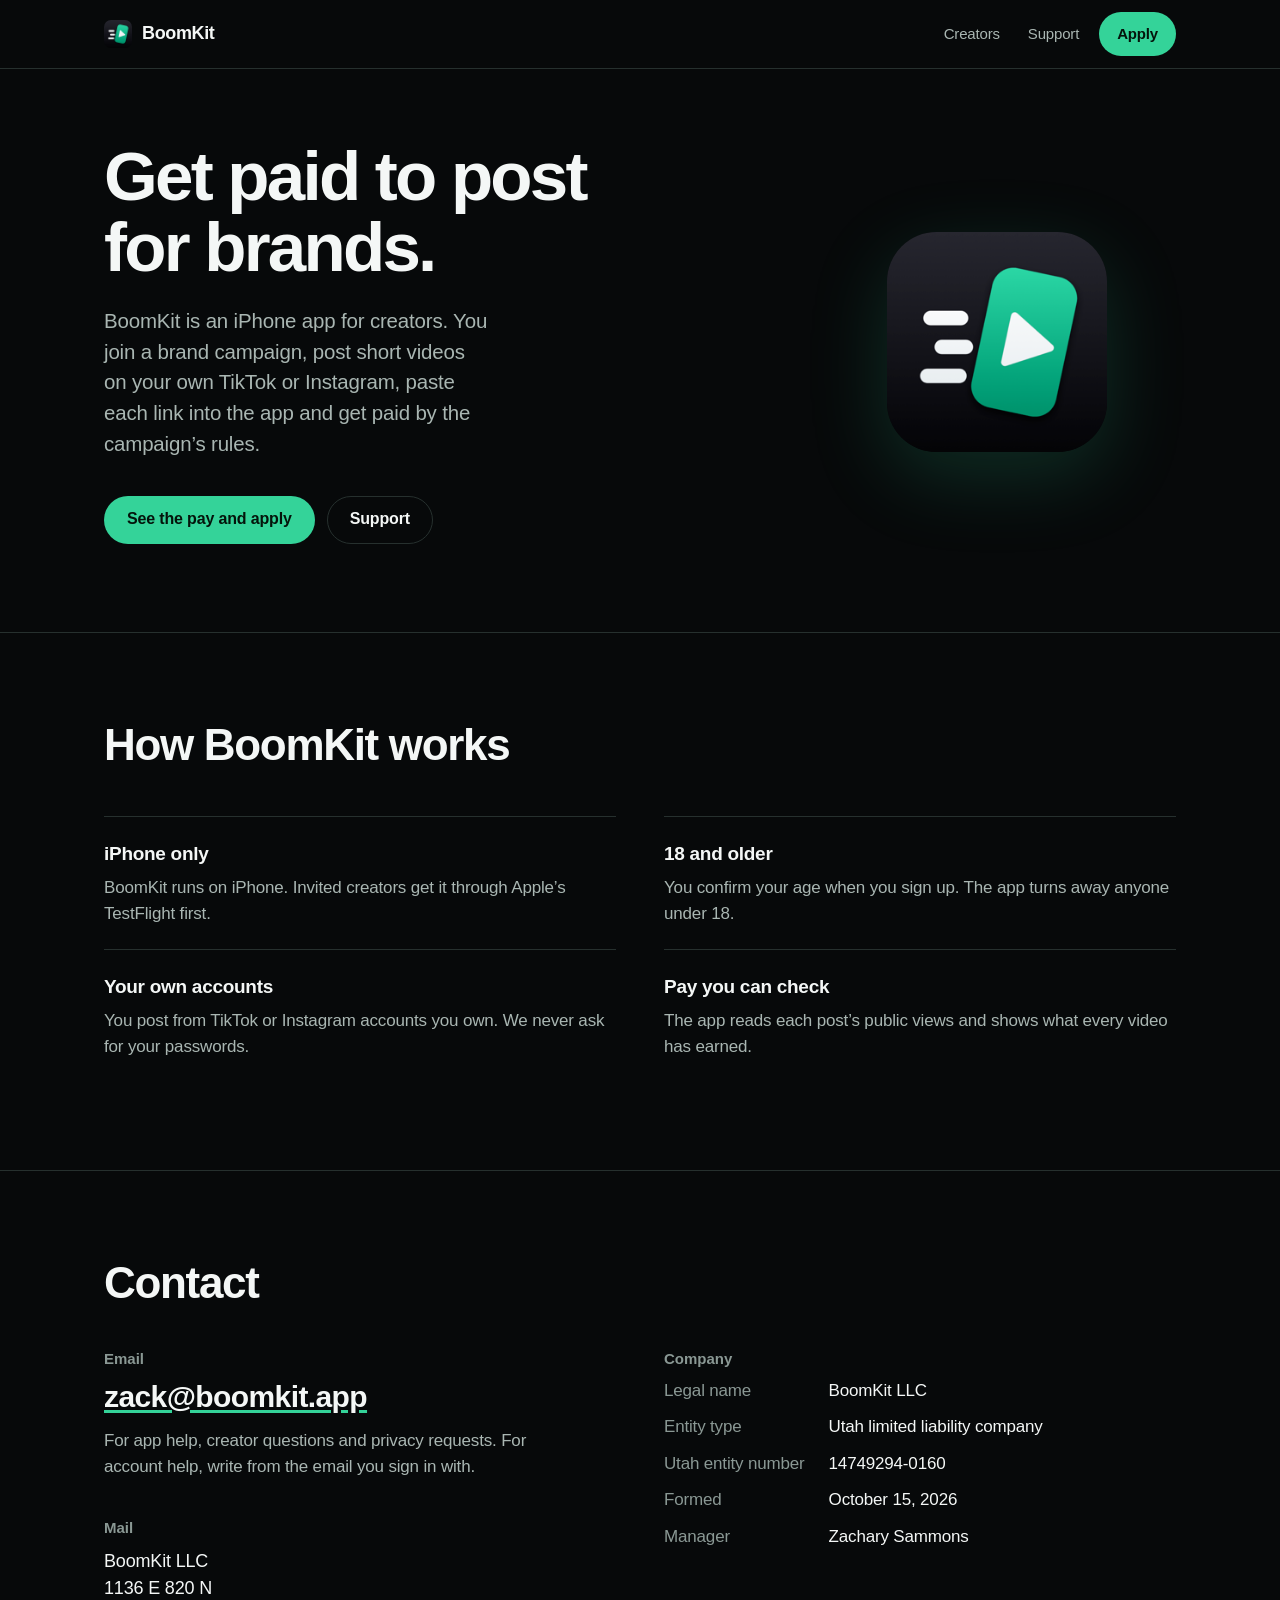
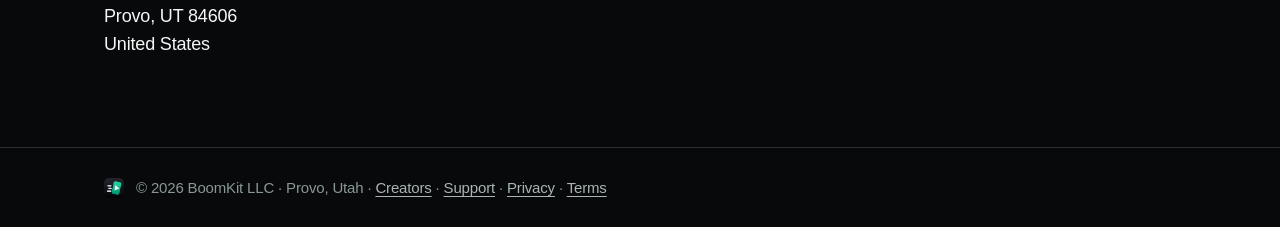
<file: index.html>
<!doctype html>
<html lang="en">
<head>
  <meta charset="utf-8">
  <meta name="viewport" content="width=device-width, initial-scale=1, viewport-fit=cover">
  <title>BoomKit: get paid to post for brands</title>
  <meta name="description" content="BoomKit is an iPhone app that pays creators 18 and older to post short videos for brand campaigns on TikTok and Instagram. From BoomKit LLC, Provo, Utah.">
  <meta name="theme-color" content="#07090a">
  <meta name="color-scheme" content="dark">
  <link rel="canonical" href="https://zack1sammons-rgb.github.io/boomkit-site/">
  <link rel="icon" href="assets/boomkit-icon.png" type="image/png">
  <link rel="apple-touch-icon" href="apple-touch-icon.png">
  <link rel="stylesheet" href="assets/site.css">
  <script src="assets/contact.js" defer></script>
  <meta property="og:type" content="website">
  <meta property="og:site_name" content="BoomKit">
  <meta property="og:title" content="BoomKit">
  <meta property="og:description" content="The iPhone app that pays creators to post short videos for brand campaigns.">
</head>
<body>
  <a class="skip" href="#main">Skip to content</a>

  <header class="site-header">
    <div class="wrap">
      <a class="brand" href="./" translate="no">
        <img src="assets/boomkit-icon.png" width="28" height="28" alt="">
        <span>BoomKit</span>
      </a>
      <nav aria-label="Main">
        <ul class="nav">
          <li class="nav-extra"><a href="creators/">Creators</a></li>
          <li class="nav-extra"><a href="support/">Support</a></li>
          <li><a class="nav-cta" href="creators/#apply">Apply</a></li>
        </ul>
      </nav>
    </div>
  </header>

  <main id="main">
    <section class="hero" aria-labelledby="hero-title">
      <div class="wrap">
        <div>
          <h1 id="hero-title">Get paid to post for brands.</h1>
          <p class="lede"><span translate="no">BoomKit</span> is an iPhone app for creators. You join a brand campaign, post short videos on your own TikTok or Instagram, paste each link into the app and get paid by the campaign’s rules.</p>
          <div class="actions">
            <a class="btn btn-primary" href="creators/">See the pay and apply</a>
            <a class="btn btn-quiet" href="support/">Support</a>
          </div>
        </div>
        <div class="hero-art">
          <img class="hero-icon" src="assets/boomkit-icon.png" width="256" height="256" alt="BoomKit app icon" fetchpriority="high" decoding="async">
        </div>
      </div>
    </section>

    <section class="section" id="about" aria-labelledby="about-title">
      <div class="wrap">
        <h2 id="about-title">How <span translate="no">BoomKit</span> works</h2>
        <ul class="services">
          <li>
            <h3>iPhone only</h3>
            <p><span translate="no">BoomKit</span> runs on iPhone. Invited creators get it through Apple’s TestFlight first.</p>
          </li>
          <li>
            <h3>18 and older</h3>
            <p>You confirm your age when you sign up. The app turns away anyone under 18.</p>
          </li>
          <li>
            <h3>Your own accounts</h3>
            <p>You post from TikTok or Instagram accounts you own. We never ask for your passwords.</p>
          </li>
          <li>
            <h3>Pay you can check</h3>
            <p>The app reads each post’s public views and shows what every video has earned.</p>
          </li>
        </ul>
      </div>
    </section>

    <section class="section" id="contact" aria-labelledby="contact-title">
      <div class="wrap">
        <h2 id="contact-title">Contact</h2>
        <div class="contact-grid">
          <div>
            <h3>Email</h3>
            <p class="contact-big"><a data-email data-subject="BoomKit" href="support/">our support page</a></p>
            <p class="contact-note">For app help, creator questions and privacy requests. For account help, write from the email you sign in with.</p>

            <h3 class="contact-gap">Mail</h3>
            <address class="contact-address">
              BoomKit LLC<br>
              1136 E 820 N<br>Provo, UT 84606<br>United States
            </address>
          </div>
          <div>
            <h3>Company</h3>
            <dl class="facts">
              <dt>Legal name</dt>
              <dd translate="no">BoomKit LLC</dd>
              <dt>Entity type</dt>
              <dd>Utah limited liability company</dd>
              <dt>Utah entity number</dt>
              <dd>14749294-0160</dd>
              <dt>Formed</dt>
              <dd>October 15, 2026</dd>
              <dt>Manager</dt>
              <dd>Zachary Sammons</dd>
            </dl>
          </div>
        </div>
      </div>
    </section>
  </main>

  <footer class="site-footer">
    <div class="wrap">
      <img src="assets/boomkit-icon.png" width="20" height="20" alt="">
      <p><span class="nowrap">© 2026 <span translate="no">BoomKit LLC</span></span> <span class="nowrap">· Provo, Utah</span> <span class="nowrap">· <a href="creators/">Creators</a> · <a href="support/">Support</a> · <a href="privacy/">Privacy</a> · <a href="terms/">Terms</a></span></p>
    </div>
  </footer>
</body>
</html>
</file>
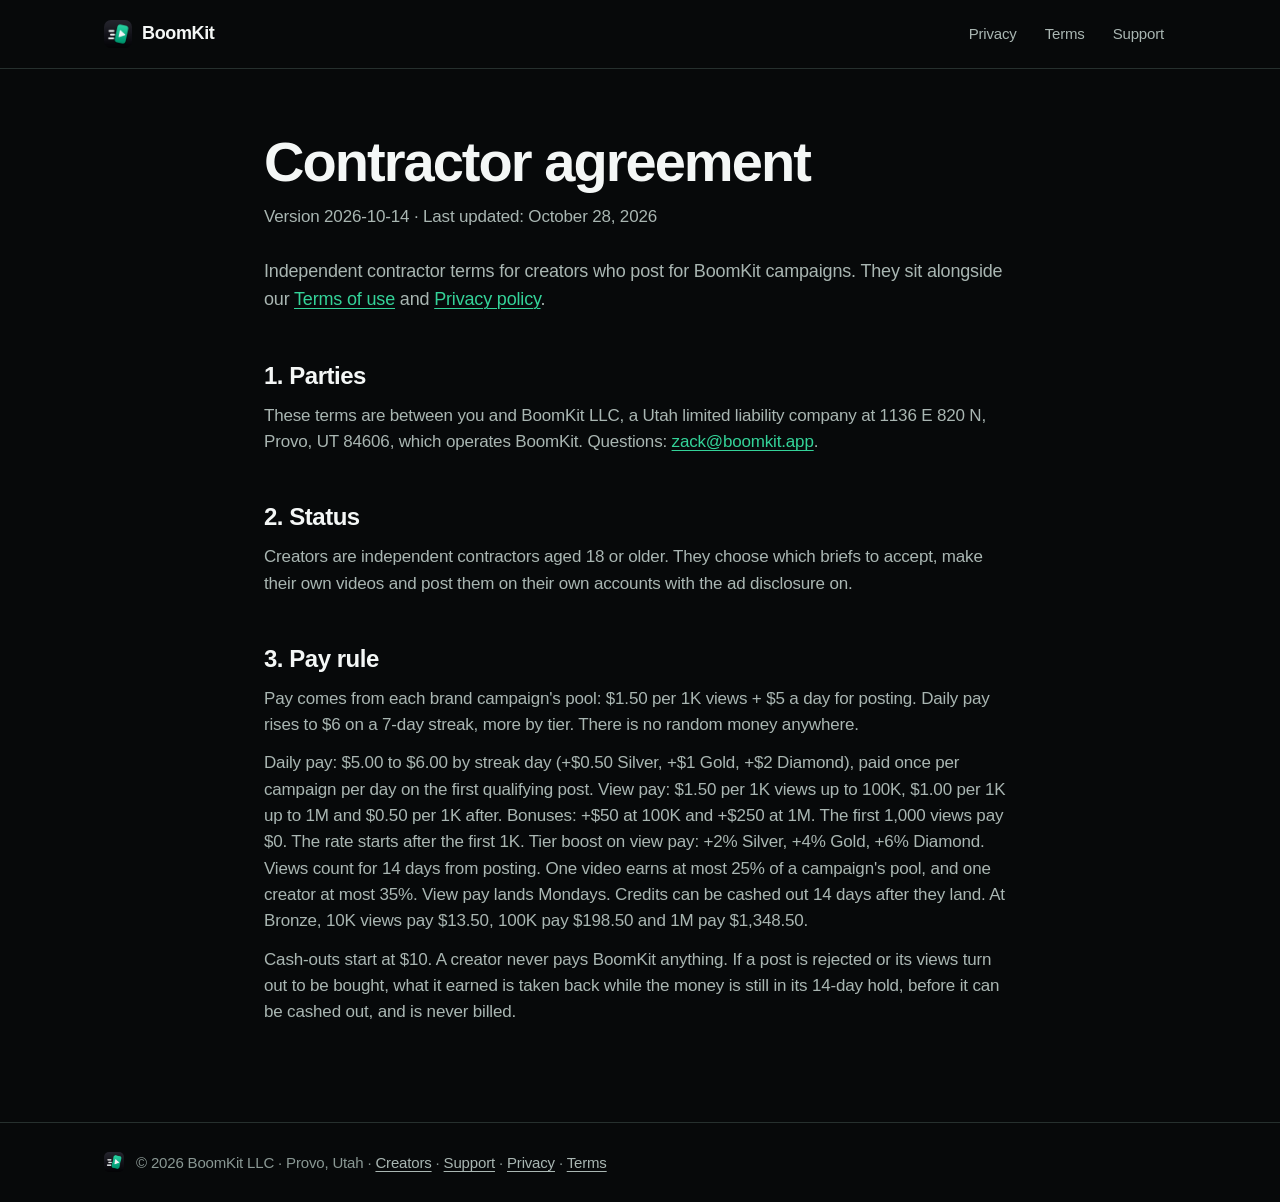
<file: contractor-agreement/index.html>
<!doctype html>
<!--
  LAWYER REVIEW: a lawyer should review this agreement before the first real payout (Canvas/STATUS.md Next).
  Published 2026-10-28 (Zack: "All picks") from the server's own page, Canvas/app/backend/server/topaz/content/legal.py
  contractor_page(), without its "working draft" banner. The app's Help, terms step, Pay notice and cash-out sheet open
  this page, and the server's /legal/contractor-agreement redirects here, so it stays up when the mini is down.
  Points to settle:
  - The contract text itself: the server's `terms_markdown` setting (the text creators accept, version 2026-10-14) is
    still "Placeholder until Zack's lawyer supplies the text.", so it is left off this page.
  - The app's terms step says creators "sign the full contractor agreement and a W-9 before your first payout"; no
    signing flow exists yet.
  Sync: the Pay rule, Parties and Status paragraphs must match contractor_page() word for word. test_integration
  (LegalPages) fails when they drift; after a pay setting change, copy the new paragraphs here and publish.
-->
<html lang="en">
<head>
  <meta charset="utf-8">
  <meta name="viewport" content="width=device-width, initial-scale=1, viewport-fit=cover">
  <title>Contractor agreement: BoomKit</title>
  <meta name="description" content="The independent contractor terms between BoomKit LLC and the creators who post for BoomKit campaigns.">
  <meta name="theme-color" content="#07090a">
  <meta name="color-scheme" content="dark">
  <link rel="canonical" href="https://zack1sammons-rgb.github.io/boomkit-site/contractor-agreement/">
  <link rel="icon" href="../assets/boomkit-icon.png" type="image/png">
  <link rel="apple-touch-icon" href="../apple-touch-icon.png">
  <link rel="stylesheet" href="../assets/site.css">
  <script src="../assets/contact.js" defer></script>
</head>
<body>
  <a class="skip" href="#main">Skip to content</a>

  <header class="site-header">
    <div class="wrap">
      <a class="brand" href="../" translate="no">
        <img src="../assets/boomkit-icon.png" width="28" height="28" alt="">
        <span>BoomKit</span>
      </a>
      <nav aria-label="Main">
        <ul class="nav">
          <li class="nav-extra"><a href="../privacy/">Privacy</a></li>
          <li class="nav-extra"><a href="../terms/">Terms</a></li>
          <li><a href="../support/">Support</a></li>
        </ul>
      </nav>
    </div>
  </header>

  <main id="main" class="legal">
    <div class="wrap">
      <h1>Contractor agreement</h1>
      <p class="effective">Version 2026-10-14 · Last updated: October 28, 2026</p>
      <p class="summary">Independent contractor terms for creators who post for BoomKit campaigns. They sit alongside our <a href="../terms/">Terms of use</a> and <a href="../privacy/">Privacy policy</a>.</p>

      <section id="parties" aria-labelledby="parties-title">
        <h2 id="parties-title">1. Parties</h2>
        <p>These terms are between you and <span translate="no">BoomKit LLC</span>, a Utah limited liability company at 1136 E 820 N, Provo, UT 84606, which operates <span translate="no">BoomKit</span>. Questions: <a data-email href="mailto:zack@boomkit.app">zack@boomkit.app</a>.</p>
      </section>

      <section id="status" aria-labelledby="status-title">
        <h2 id="status-title">2. Status</h2>
        <p>Creators are independent contractors aged 18 or older. They choose which briefs to accept, make their own videos and post them on their own accounts with the ad disclosure on.</p>
      </section>

      <section id="pay" aria-labelledby="pay-title">
        <h2 id="pay-title">3. Pay rule</h2>
        <p>Pay comes from each brand campaign's pool: $1.50 per 1K views + $5 a day for posting. Daily pay rises to $6 on a 7-day streak, more by tier. There is no random money anywhere.</p>
        <p>Daily pay: $5.00 to $6.00 by streak day (+$0.50 Silver, +$1 Gold, +$2 Diamond), paid once per campaign per day on the first qualifying post. View pay: $1.50 per 1K views up to 100K, $1.00 per 1K up to 1M and $0.50 per 1K after. Bonuses: +$50 at 100K and +$250 at 1M. The first 1,000 views pay $0. The rate starts after the first 1K. Tier boost on view pay: +2% Silver, +4% Gold, +6% Diamond. Views count for 14 days from posting. One video earns at most 25% of a campaign's pool, and one creator at most 35%. View pay lands Mondays. Credits can be cashed out 14 days after they land. At Bronze, 10K views pay $13.50, 100K pay $198.50 and 1M pay $1,348.50.</p>
        <p>Cash-outs start at $10. A creator never pays BoomKit anything. If a post is rejected or its views turn out to be bought, what it earned is taken back while the money is still in its 14-day hold, before it can be cashed out, and is never billed.</p>
      </section>
    </div>
  </main>

  <footer class="site-footer">
    <div class="wrap">
      <img src="../assets/boomkit-icon.png" width="20" height="20" alt="">
      <p><span class="nowrap">© 2026 <span translate="no">BoomKit LLC</span></span> <span class="nowrap">· Provo, Utah</span> <span class="nowrap">· <a href="../creators/">Creators</a> · <a href="../support/">Support</a> · <a href="../privacy/">Privacy</a> · <a href="../terms/">Terms</a></span></p>
    </div>
  </footer>
</body>
</html>
</file>
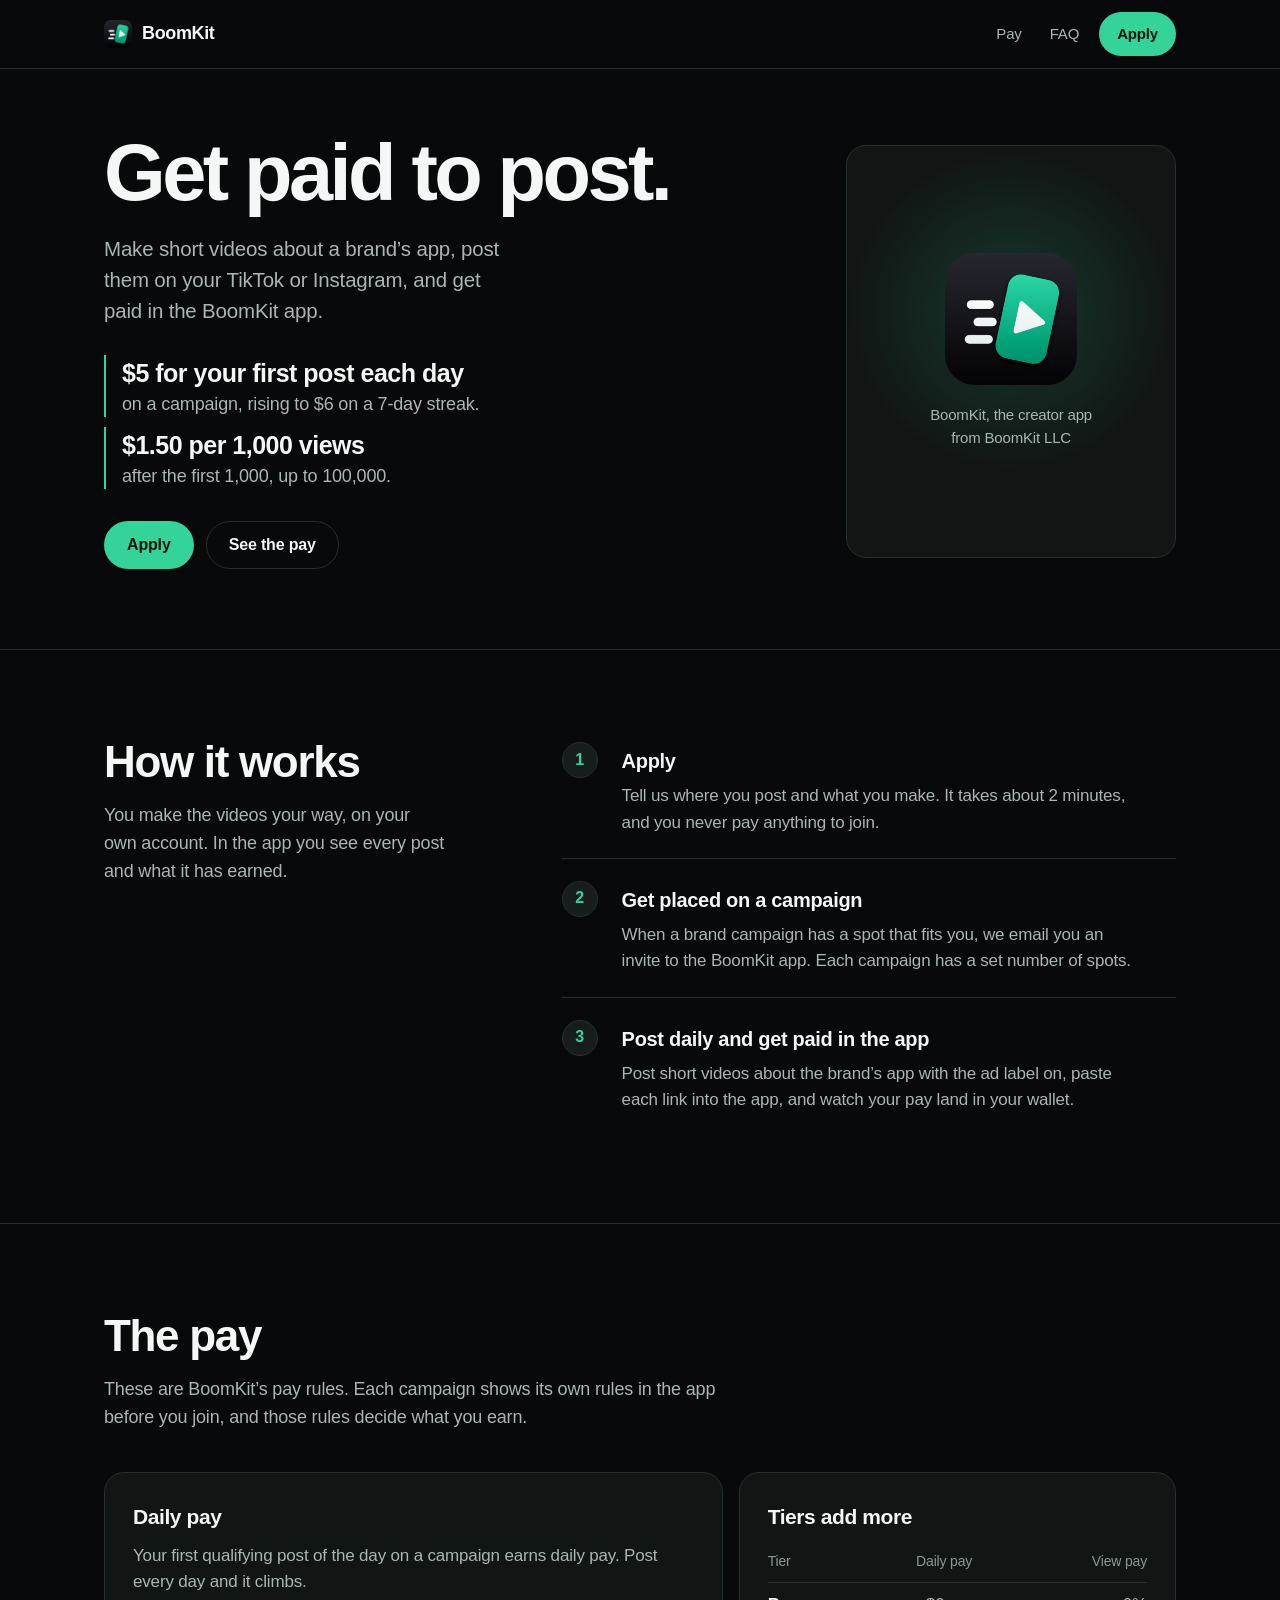
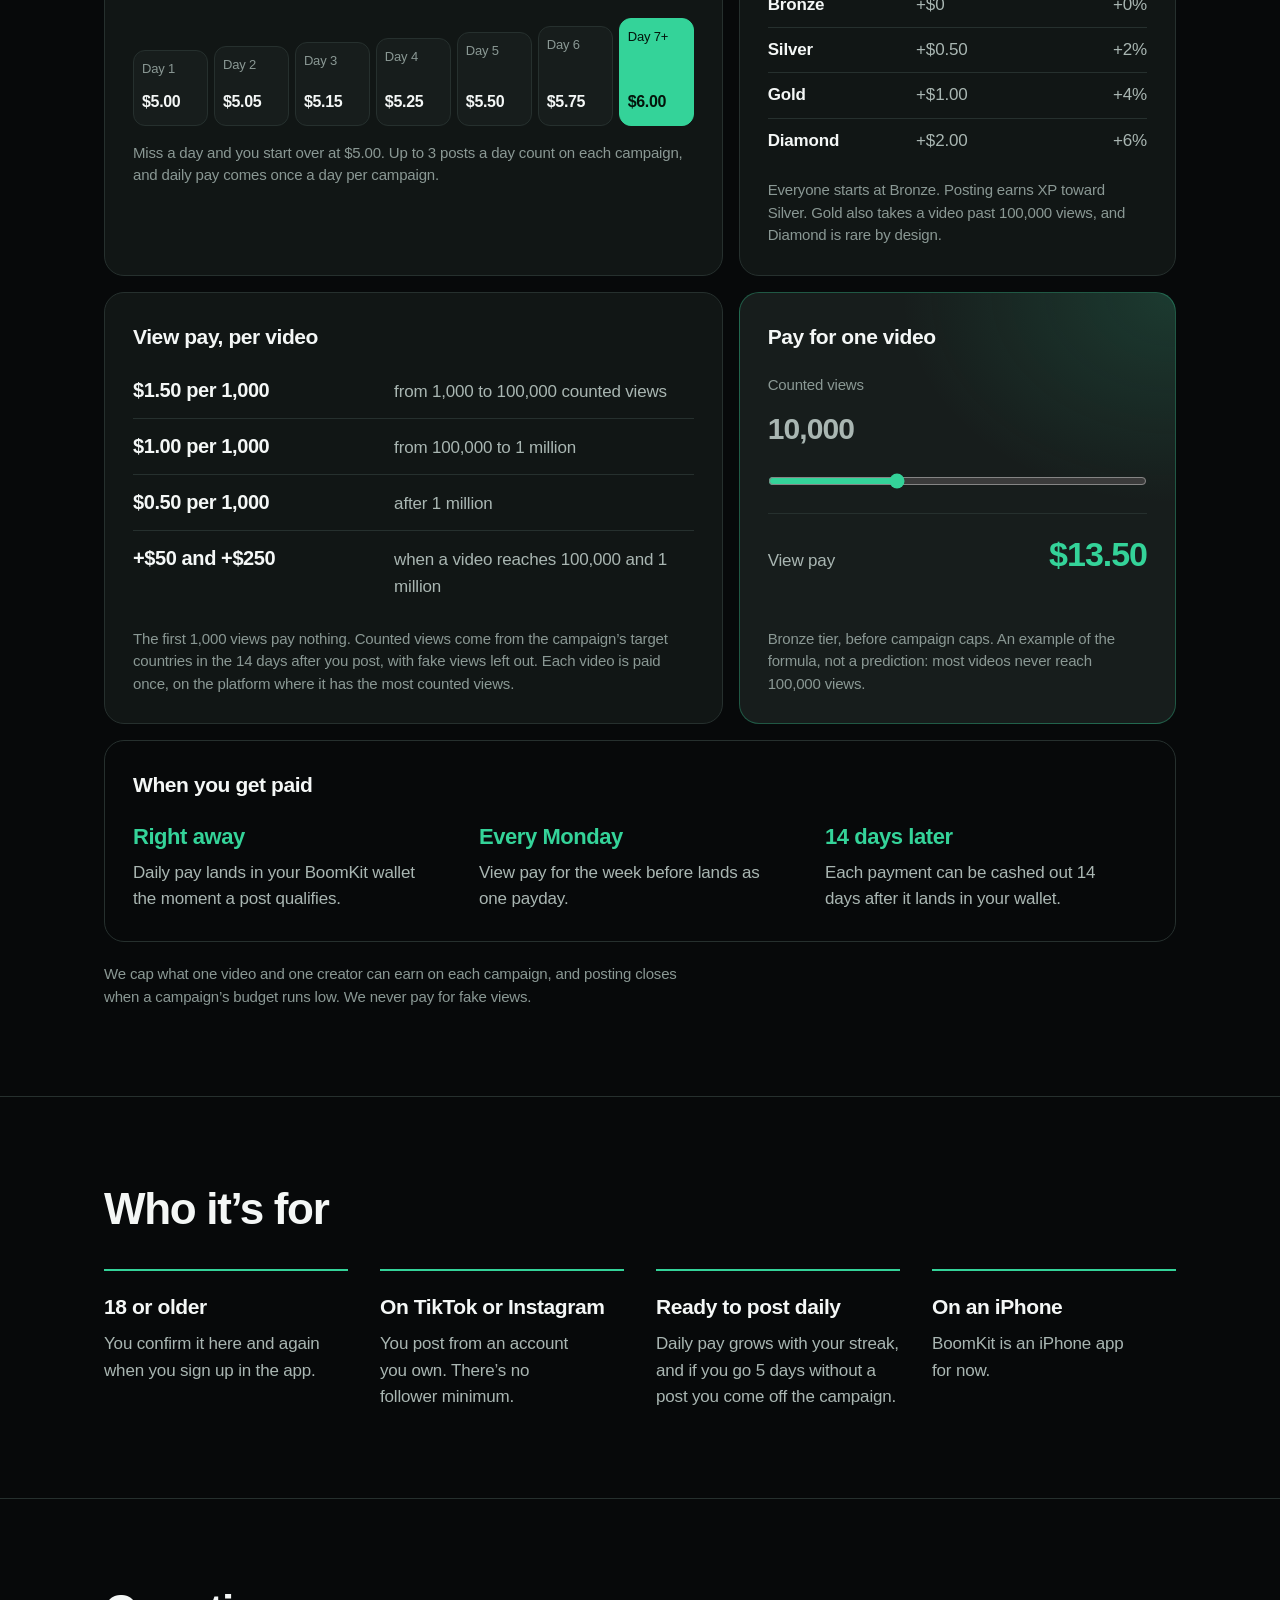
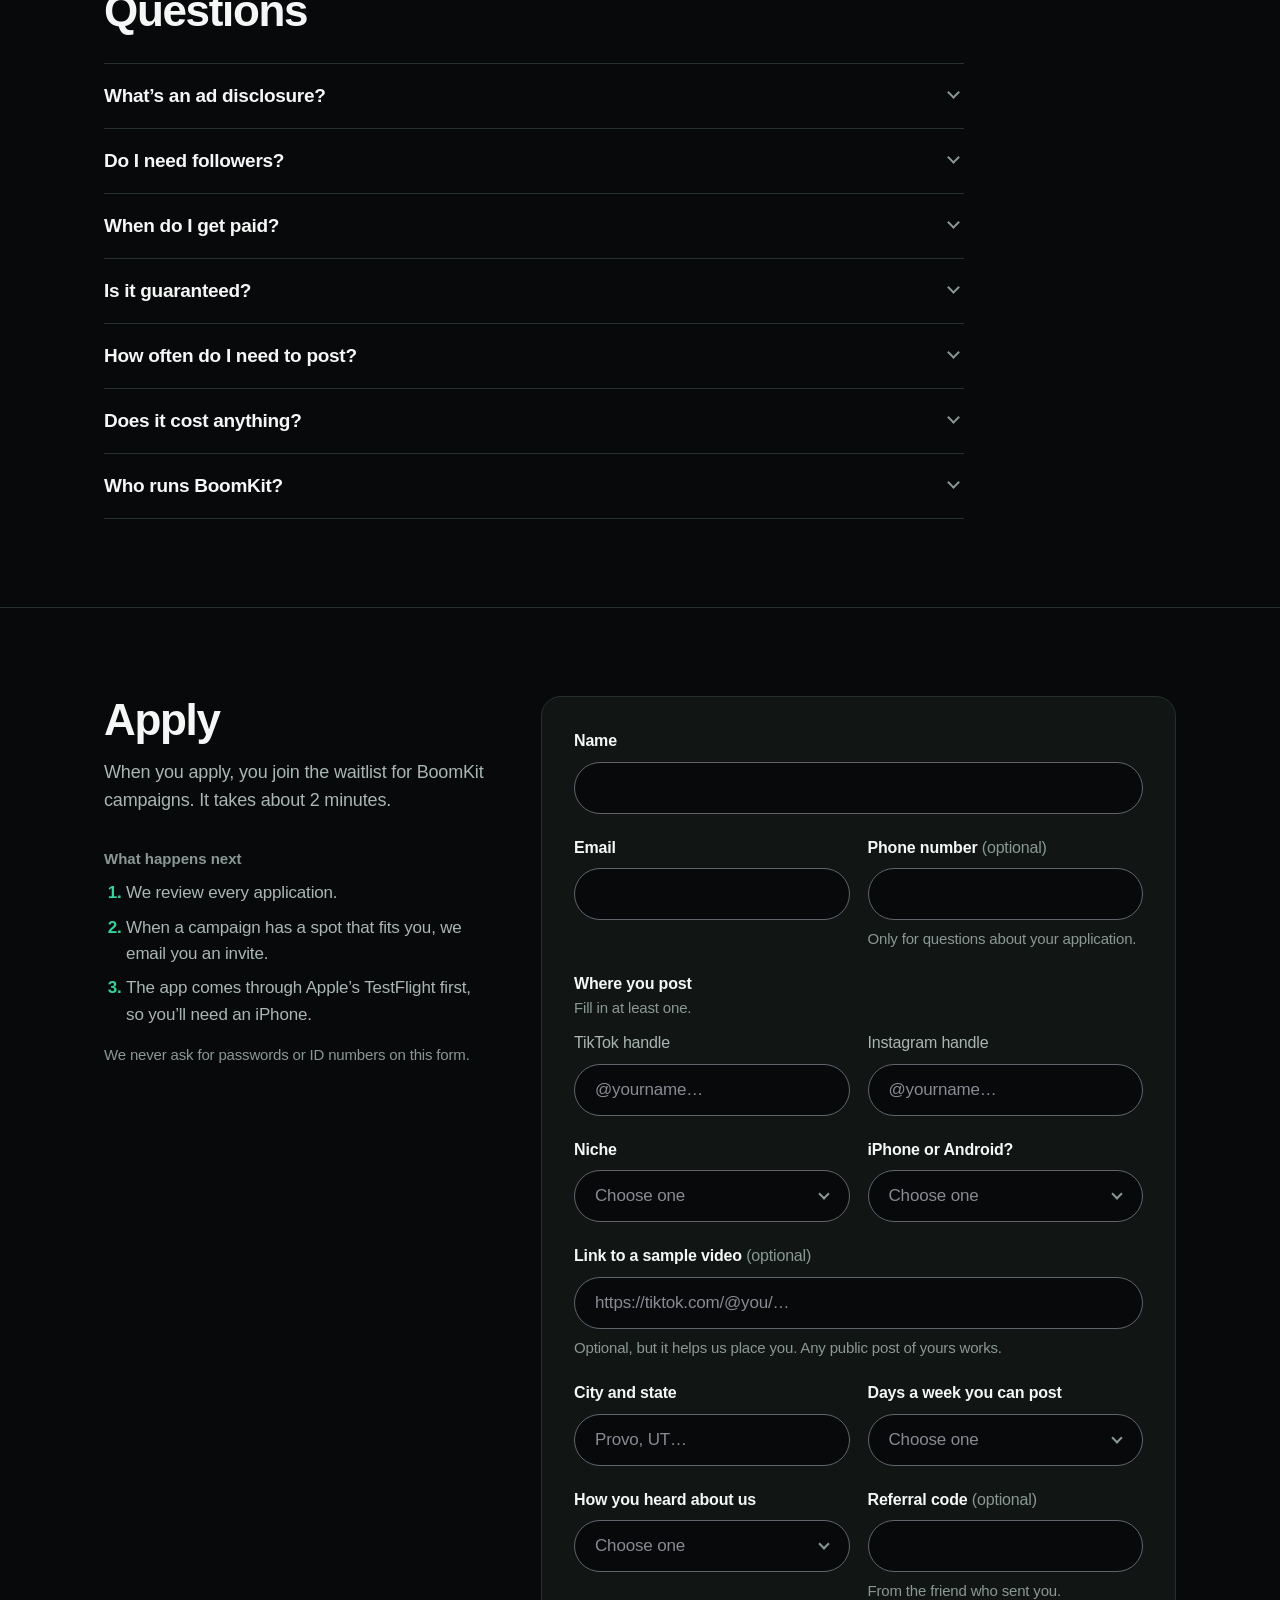
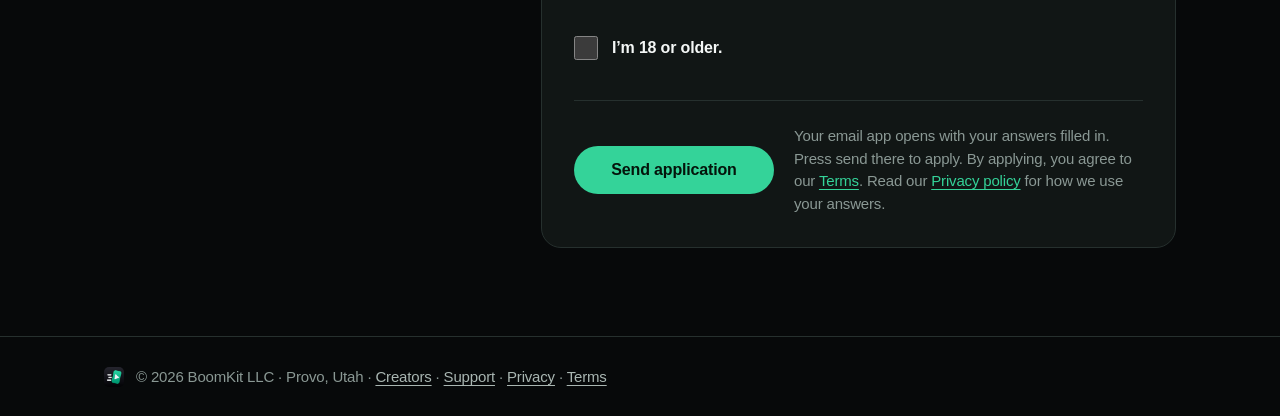
<file: creators/index.html>
<!doctype html>
<html lang="en">
<head>
  <meta charset="utf-8">
  <meta name="viewport" content="width=device-width, initial-scale=1, viewport-fit=cover">
  <title>Get paid to post with BoomKit</title>
  <meta name="description" content="Post short videos about a brand’s app on your TikTok or Instagram and get paid in the BoomKit app: $5 for your first post each day on a campaign, plus $1.50 per 1,000 views.">
  <meta name="theme-color" content="#07090a">
  <meta name="color-scheme" content="dark">
  <link rel="canonical" href="https://zack1sammons-rgb.github.io/boomkit-site/creators/">
  <link rel="icon" href="../assets/boomkit-icon.png" type="image/png">
  <link rel="apple-touch-icon" href="../apple-touch-icon.png">
  <link rel="stylesheet" href="../assets/site.css">
  <script src="../assets/contact.js" defer></script>
  <meta property="og:type" content="website">
  <meta property="og:site_name" content="BoomKit">
  <meta property="og:title" content="Get paid to post with BoomKit">
  <meta property="og:description" content="$5 for your first post each day on a campaign, plus $1.50 per 1,000 views. Apply to join the waitlist.">
  <script src="../assets/creators.js" defer></script>
</head>
<body class="creators">
  <a class="skip" href="#main">Skip to content</a>

  <header class="site-header">
    <div class="wrap">
      <a class="brand" href="../" translate="no">
        <img src="../assets/boomkit-icon.png" width="28" height="28" alt="">
        <span>BoomKit</span>
      </a>
      <nav aria-label="Main">
        <ul class="nav">
          <li class="nav-extra"><a href="#pay">Pay</a></li>
          <li class="nav-extra"><a href="#faq">FAQ</a></li>
          <li><a class="nav-cta" href="#apply">Apply</a></li>
        </ul>
      </nav>
    </div>
  </header>
<!--
  Creator sign-up page for BoomKit. Built 2026-10-22 on topazstudiosllc.com, moved to the BoomKit LLC site 2026-10-27.
  Every pay number on this page comes from Canvas/app/PAY-SPEC.md (16 Oct 2026, final). If that file changes,
  change this page and assets/creators.js (viewPay) in the same edit.
  Hosted on GitHub Pages, which can't receive form posts, so the form opens the visitor's email app addressed to the
  contact address in assets/contact.js with their answers filled in (assets/creators.js builds the message).
-->

  <main id="main">
    <section class="c-hero" aria-labelledby="hero-title">
      <div class="wrap">
        <div class="c-hero-copy">
          <h1 id="hero-title">Get paid to post.</h1>
          <p class="lede">Make short videos about a brand’s app, post them on your TikTok or Instagram, and get paid in the <span translate="no">BoomKit</span> app.</p>
          <ul class="paylines">
            <li><strong>$5 for your first post each day</strong> on a campaign, rising to $6 on a 7-day streak.</li>
            <li><strong>$1.50 per 1,000 views</strong> after the first 1,000, up to 100,000.</li>
          </ul>
          <div class="actions">
            <a class="btn btn-primary" href="#apply">Apply</a>
            <a class="btn btn-quiet" href="#pay">See the pay</a>
          </div>
        </div>
        <div class="c-hero-art">
          <img src="../assets/boomkit-icon.png" width="128" height="128" alt="" fetchpriority="high" decoding="async">
          <p><span translate="no">BoomKit</span>, the creator app from <span class="nowrap" translate="no">BoomKit LLC</span></p>
        </div>
      </div>
    </section>

    <section class="section" id="how" aria-labelledby="how-title">
      <div class="wrap c-split">
        <div>
          <h2 id="how-title">How it works</h2>
          <p class="intro">You make the videos your way, on your own account. In the app you see every post and what it has earned.</p>
        </div>
        <ol class="steps">
          <li>
            <h3>Apply</h3>
            <p>Tell us where you post and what you make. It takes about 2 minutes, and you never pay anything to join.</p>
          </li>
          <li>
            <h3>Get placed on a campaign</h3>
            <p>When a brand campaign has a spot that fits you, we email you an invite to the <span translate="no">BoomKit</span> app. Each campaign has a set number of spots.</p>
          </li>
          <li>
            <h3>Post daily and get paid in the app</h3>
            <p>Post short videos about the brand’s app with the ad label on, paste each link into the app, and watch your pay land in your wallet.</p>
          </li>
        </ol>
      </div>
    </section>

    <section class="section" id="pay" aria-labelledby="pay-title">
      <div class="wrap">
        <h2 id="pay-title">The pay</h2>
        <p class="intro">These are <span translate="no">BoomKit</span>’s pay rules. Each campaign shows its own rules in the app before you join, and those rules decide what you earn.</p>

        <div class="pay-grid">
          <article class="cell pay-daily" aria-labelledby="daily-title">
            <h3 id="daily-title">Daily pay</h3>
            <p>Your first qualifying post of the day on a campaign earns daily pay. Post every day and it climbs.</p>
            <ol class="ladder" aria-label="Daily pay by streak day">
              <li><span class="ladder-day">Day 1</span><span class="ladder-amt">$5.00</span></li>
              <li><span class="ladder-day">Day 2</span><span class="ladder-amt">$5.05</span></li>
              <li><span class="ladder-day">Day 3</span><span class="ladder-amt">$5.15</span></li>
              <li><span class="ladder-day">Day 4</span><span class="ladder-amt">$5.25</span></li>
              <li><span class="ladder-day">Day 5</span><span class="ladder-amt">$5.50</span></li>
              <li><span class="ladder-day">Day 6</span><span class="ladder-amt">$5.75</span></li>
              <li class="ladder-top"><span class="ladder-day">Day 7+</span><span class="ladder-amt">$6.00</span></li>
            </ol>
            <p class="fine">Miss a day and you start over at $5.00. Up to 3 posts a day count on each campaign, and daily pay comes once a day per campaign.</p>
          </article>

          <article class="cell pay-tiers" aria-labelledby="tiers-title">
            <h3 id="tiers-title">Tiers add more</h3>
            <table class="tiers">
              <caption class="sr-only">Extra pay by tier</caption>
              <thead>
                <tr><th scope="col">Tier</th><th scope="col">Daily pay</th><th scope="col">View pay</th></tr>
              </thead>
              <tbody>
                <tr><th scope="row">Bronze</th><td>+$0</td><td>+0%</td></tr>
                <tr><th scope="row">Silver</th><td>+$0.50</td><td>+2%</td></tr>
                <tr><th scope="row">Gold</th><td>+$1.00</td><td>+4%</td></tr>
                <tr><th scope="row">Diamond</th><td>+$2.00</td><td>+6%</td></tr>
              </tbody>
            </table>
            <p class="fine">Everyone starts at Bronze. Posting earns XP toward Silver. Gold also takes a video past 100,000 views, and Diamond is rare by design.</p>
          </article>

          <article class="cell pay-views" aria-labelledby="views-title">
            <h3 id="views-title">View pay, per video</h3>
            <dl class="rates">
              <div><dt>$1.50 per 1,000</dt><dd>from 1,000 to 100,000 counted views</dd></div>
              <div><dt>$1.00 per 1,000</dt><dd>from 100,000 to 1 million</dd></div>
              <div><dt>$0.50 per 1,000</dt><dd>after 1 million</dd></div>
              <div><dt>+$50 and +$250</dt><dd>when a video reaches 100,000 and 1 million</dd></div>
            </dl>
            <p class="fine">The first 1,000 views pay nothing. Counted views come from the campaign’s target countries in the 14 days after you post, with fake views left out. Each video is paid once, on the platform where it has the most counted views.</p>
          </article>

          <article class="cell pay-example" aria-labelledby="example-title">
            <h3 id="example-title">Pay for one video</h3>
            <label class="example-label" for="example-views">Counted views</label>
            <p class="example-views" id="example-views-out">10,000</p>
            <input class="example-range" id="example-views" type="range" min="0" max="9" step="1" value="3" aria-valuetext="10,000 views, $13.50 view pay" disabled>
            <p class="example-pay"><span class="example-pay-label">View pay</span> <span id="example-pay-out">$13.50</span></p>
            <noscript><p class="fine">10,000 views pay $13.50. 100,000 pay $198.50. 1 million pay $1,348.50.</p></noscript>
            <p class="fine">Bronze tier, before campaign caps. An example of the formula, not a prediction: most videos never reach 100,000 views.</p>
          </article>

          <article class="cell pay-when" aria-labelledby="when-title">
            <h3 id="when-title">When you get paid</h3>
            <dl class="when">
              <div><dt>Right away</dt><dd>Daily pay lands in your <span translate="no">BoomKit</span> wallet the moment a post qualifies.</dd></div>
              <div><dt>Every Monday</dt><dd>View pay for the week before lands as one payday.</dd></div>
              <div><dt>14 days later</dt><dd>Each payment can be cashed out 14 days after it lands in your wallet.</dd></div>
            </dl>
          </article>
        </div>

        <p class="pay-note">We cap what one video and one creator can earn on each campaign, and posting closes when a campaign’s budget runs low. We never pay for fake views.</p>
      </div>
    </section>

    <section class="section" id="who" aria-labelledby="who-title">
      <div class="wrap">
        <h2 id="who-title">Who it’s for</h2>
        <ul class="fit">
          <li>
            <h3>18 or older</h3>
            <p>You confirm it here and again when you sign up in the app.</p>
          </li>
          <li>
            <h3>On TikTok or Instagram</h3>
            <p>You post from an account you own. There’s no follower minimum.</p>
          </li>
          <li>
            <h3>Ready to post daily</h3>
            <p>Daily pay grows with your streak, and if you go 5 days without a post you come off the campaign.</p>
          </li>
          <li>
            <h3>On an iPhone</h3>
            <p><span translate="no">BoomKit</span> is an iPhone app for now.</p>
          </li>
        </ul>
      </div>
    </section>

    <section class="section" id="faq" aria-labelledby="faq-title">
      <div class="wrap">
        <h2 id="faq-title">Questions</h2>
        <div class="faq">
          <details>
            <summary><span>What’s an ad disclosure?</span></summary>
            <div class="faq-body">
              <p>It’s the label that tells viewers a post is paid. Every campaign post needs it: “#ad” or “Paid partnership with [brand]” in the caption, TikTok’s commercial content setting turned on, and Instagram’s Paid Partnership label where Instagram offers it. The app gives you a caption line to copy. A post without the label doesn’t count.</p>
            </div>
          </details>
          <details>
            <summary><span>Do I need followers?</span></summary>
            <div class="faq-body">
              <p>No. There’s no follower minimum, and a new account is fine. You post from a TikTok or Instagram account you own and register it in the app for each campaign. We never ask for your password.</p>
            </div>
          </details>
          <details>
            <summary><span>When do I get paid?</span></summary>
            <div class="faq-body">
              <p>Daily pay lands in your <span translate="no">BoomKit</span> wallet as soon as a post qualifies. View pay lands every Monday for the week before. You can cash out each payment 14 days after it lands; that window is how we keep fake views out of pay.</p>
            </div>
          </details>
          <details>
            <summary><span>Is it guaranteed?</span></summary>
            <div class="faq-body">
              <p>No. Spots on every campaign are limited, and joining the waitlist doesn’t guarantee you one. What you earn depends on posting and on counted views, and most videos never reach 100,000 views. We say the same in our <a href="../terms/#estimates">Terms</a>, under “Estimates and no guarantees”.</p>
            </div>
          </details>
          <details>
            <summary><span>How often do I need to post?</span></summary>
            <div class="faq-body">
              <p>Daily pay comes from your first qualifying post each day. If you go 5 days without a post, you come off the campaign. If none of your first 20 posts on a campaign reaches 10,000 counted views, we give the spot to someone else.</p>
            </div>
          </details>
          <details>
            <summary><span>Does it cost anything?</span></summary>
            <div class="faq-body">
              <p>No. You never pay to join or to stay on a campaign. We never ask for passwords or ID numbers on this form, and nobody from <span translate="no">BoomKit</span> will ask for your social media passwords.</p>
            </div>
          </details>
          <details>
            <summary><span>Who runs <span translate="no">BoomKit</span>?</span></summary>
            <div class="faq-body">
              <p><span translate="no">BoomKit LLC</span>, a company in Provo, Utah, builds and runs the app. Email <a data-email data-subject="BoomKit question" href="../support/">our support page</a> with anything this page doesn’t answer.</p>
            </div>
          </details>
        </div>
      </div>
    </section>

    <section class="section" id="apply" aria-labelledby="apply-title">
      <div class="wrap apply">
        <div class="apply-copy">
          <h2 id="apply-title">Apply</h2>
          <p class="intro">When you apply, you join the waitlist for <span translate="no">BoomKit</span> campaigns. It takes about 2 minutes.</p>
          <h3>What happens next</h3>
          <ol class="next">
            <li>We review every application.</li>
            <li>When a campaign has a spot that fits you, we email you an invite.</li>
            <li>The app comes through Apple’s TestFlight first, so you’ll need an iPhone.</li>
          </ol>
          <p class="fine">We never ask for passwords or ID numbers on this form.</p>
        </div>

        <form class="apply-form" name="creators" method="POST" action="../support/" enctype="text/plain" data-email-form data-subject="BoomKit creator application">
          <noscript><p class="fine">This form needs JavaScript to open your email app. Without it, email us your answers from our <a href="../support/">support page</a>.</p></noscript>
          <p class="hp" aria-hidden="true">
            <label>Leave this empty: <input name="bot-field" type="text" tabindex="-1" autocomplete="off"></label>
          </p>

          <div class="form-grid">
            <div class="field span-2">
              <label for="f-name">Name</label>
              <input id="f-name" name="name" type="text" autocomplete="name" required maxlength="100" aria-describedby="f-name-error">
              <p class="field-error" id="f-name-error" hidden></p>
            </div>

            <div class="field">
              <label for="f-email">Email</label>
              <input id="f-email" name="email" type="email" autocomplete="email" autocapitalize="none" spellcheck="false" required maxlength="200" aria-describedby="f-email-error">
              <p class="field-error" id="f-email-error" hidden></p>
            </div>

            <div class="field">
              <label for="f-phone">Phone number <span class="opt">(optional)</span></label>
              <input id="f-phone" name="phone" type="tel" autocomplete="tel" maxlength="30" aria-describedby="f-phone-hint f-phone-error">
              <p class="hint" id="f-phone-hint">Only for questions about your application.</p>
              <p class="field-error" id="f-phone-error" hidden></p>
            </div>

            <fieldset class="field-group span-2" aria-describedby="f-handles-hint f-handles-error">
              <legend>Where you post</legend>
              <p class="hint" id="f-handles-hint">Fill in at least one.</p>
              <div class="pair">
                <div class="field">
                  <label for="f-tiktok">TikTok handle</label>
                  <input id="f-tiktok" name="tiktok" type="text" autocomplete="off" autocapitalize="none" autocorrect="off" spellcheck="false" maxlength="60" placeholder="@yourname…" pattern="@?[A-Za-z0-9._]{1,30}" data-handle aria-describedby="f-handles-error">
                </div>
                <div class="field">
                  <label for="f-instagram">Instagram handle</label>
                  <input id="f-instagram" name="instagram" type="text" autocomplete="off" autocapitalize="none" autocorrect="off" spellcheck="false" maxlength="60" placeholder="@yourname…" pattern="@?[A-Za-z0-9._]{1,30}" data-handle aria-describedby="f-handles-error">
                </div>
              </div>
              <p class="field-error" id="f-handles-error" hidden></p>
            </fieldset>

            <div class="field">
              <label for="f-niche">Niche</label>
              <div class="select">
                <select id="f-niche" name="niche" required aria-describedby="f-niche-error">
                  <option value="" selected disabled>Choose one</option>
                  <option>Study and school</option>
                  <option>Fitness</option>
                  <option>Food</option>
                  <option>Beauty</option>
                  <option>Tech and apps</option>
                  <option>Lifestyle</option>
                  <option>Gaming</option>
                  <option>Other</option>
                </select>
              </div>
              <p class="field-error" id="f-niche-error" hidden></p>
            </div>

            <div class="field">
              <label for="f-phone-type">iPhone or Android?</label>
              <div class="select">
                <select id="f-phone-type" name="phone_type" required aria-describedby="f-phone-type-error">
                  <option value="" selected disabled>Choose one</option>
                  <option>iPhone</option>
                  <option>Android</option>
                  <option>Other</option>
                </select>
              </div>
              <p class="field-error" id="f-phone-type-error" hidden></p>
            </div>

            <div class="field span-2">
              <label for="f-sample">Link to a sample video <span class="opt">(optional)</span></label>
              <input id="f-sample" name="sample_video" type="url" inputmode="url" autocomplete="off" autocapitalize="none" spellcheck="false" maxlength="500" placeholder="https://tiktok.com/@you/…" aria-describedby="f-sample-hint f-sample-error">
              <p class="hint" id="f-sample-hint">Optional, but it helps us place you. Any public post of yours works.</p>
              <p class="field-error" id="f-sample-error" hidden></p>
            </div>

            <div class="field">
              <label for="f-city">City and state</label>
              <input id="f-city" name="city_state" type="text" autocomplete="off" required maxlength="100" placeholder="Provo, UT…" aria-describedby="f-city-error">
              <p class="field-error" id="f-city-error" hidden></p>
            </div>

            <div class="field">
              <label for="f-days">Days a week you can post</label>
              <div class="select">
                <select id="f-days" name="days_per_week" required aria-describedby="f-days-error">
                  <option value="" selected disabled>Choose one</option>
                  <option>Every day</option>
                  <option>5 to 6 days</option>
                  <option>3 to 4 days</option>
                  <option>1 to 2 days</option>
                </select>
              </div>
              <p class="field-error" id="f-days-error" hidden></p>
            </div>

            <div class="field">
              <label for="f-heard">How you heard about us</label>
              <div class="select">
                <select id="f-heard" name="heard_from" required aria-describedby="f-heard-error">
                  <option value="" selected disabled>Choose one</option>
                  <option>TikTok</option>
                  <option>Instagram</option>
                  <option>Reddit</option>
                  <option>X</option>
                  <option value="A friend">A friend (referral)</option>
                  <option>School or campus</option>
                  <option>Search</option>
                  <option>Other</option>
                </select>
              </div>
              <p class="field-error" id="f-heard-error" hidden></p>
            </div>

            <div class="field">
              <label for="f-ref">Referral code <span class="opt">(optional)</span></label>
              <input id="f-ref" name="referral_code" type="text" autocomplete="off" autocapitalize="characters" autocorrect="off" spellcheck="false" maxlength="20" aria-describedby="f-ref-hint">
              <p class="hint" id="f-ref-hint">From the friend who sent you.</p>
            </div>

            <div class="field span-2">
              <label class="check" for="f-age">
                <input id="f-age" name="age_confirmed" type="checkbox" value="yes" required aria-describedby="f-age-error">
                <span>I’m 18 or older.</span>
              </label>
              <p class="field-error" id="f-age-error" hidden></p>
            </div>
          </div>

          <div class="submit-row">
            <button class="btn btn-primary" type="submit">Send application</button>
            <p class="consent">Your email app opens with your answers filled in. Press send there to apply. By applying, you agree to our <a href="../terms/">Terms</a>. Read our <a href="../privacy/#website">Privacy policy</a> for how we use your answers.</p>
          </div>
          <p class="form-status" role="status" aria-live="polite"></p>
        </form>
      </div>
    </section>
  </main>

  <footer class="site-footer">
    <div class="wrap">
      <img src="../assets/boomkit-icon.png" width="20" height="20" alt="">
      <p><span class="nowrap">© 2026 <span translate="no">BoomKit LLC</span></span> <span class="nowrap">· Provo, Utah</span> <span class="nowrap">· <a href="../creators/" aria-current="page">Creators</a> · <a href="../support/">Support</a> · <a href="../privacy/">Privacy</a> · <a href="../terms/">Terms</a></span></p>
    </div>
  </footer>
</body>
</html>
</file>
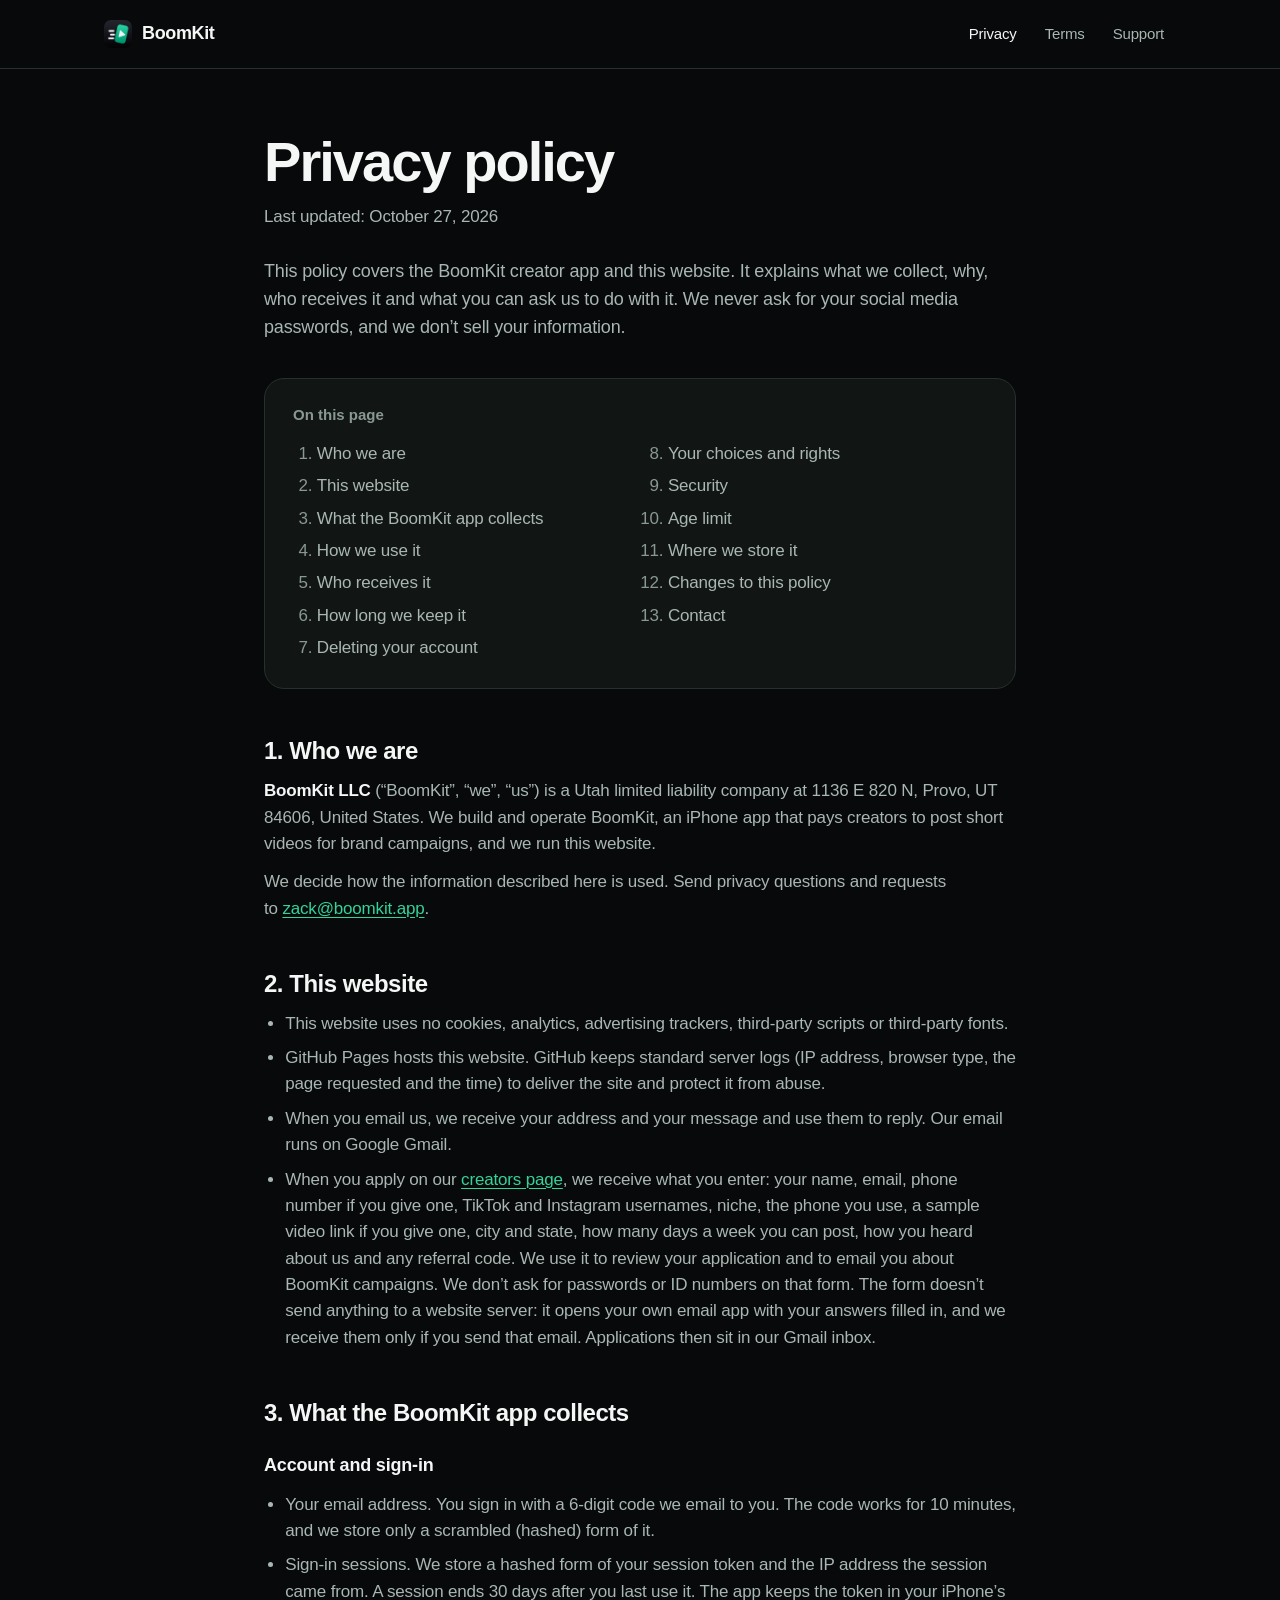
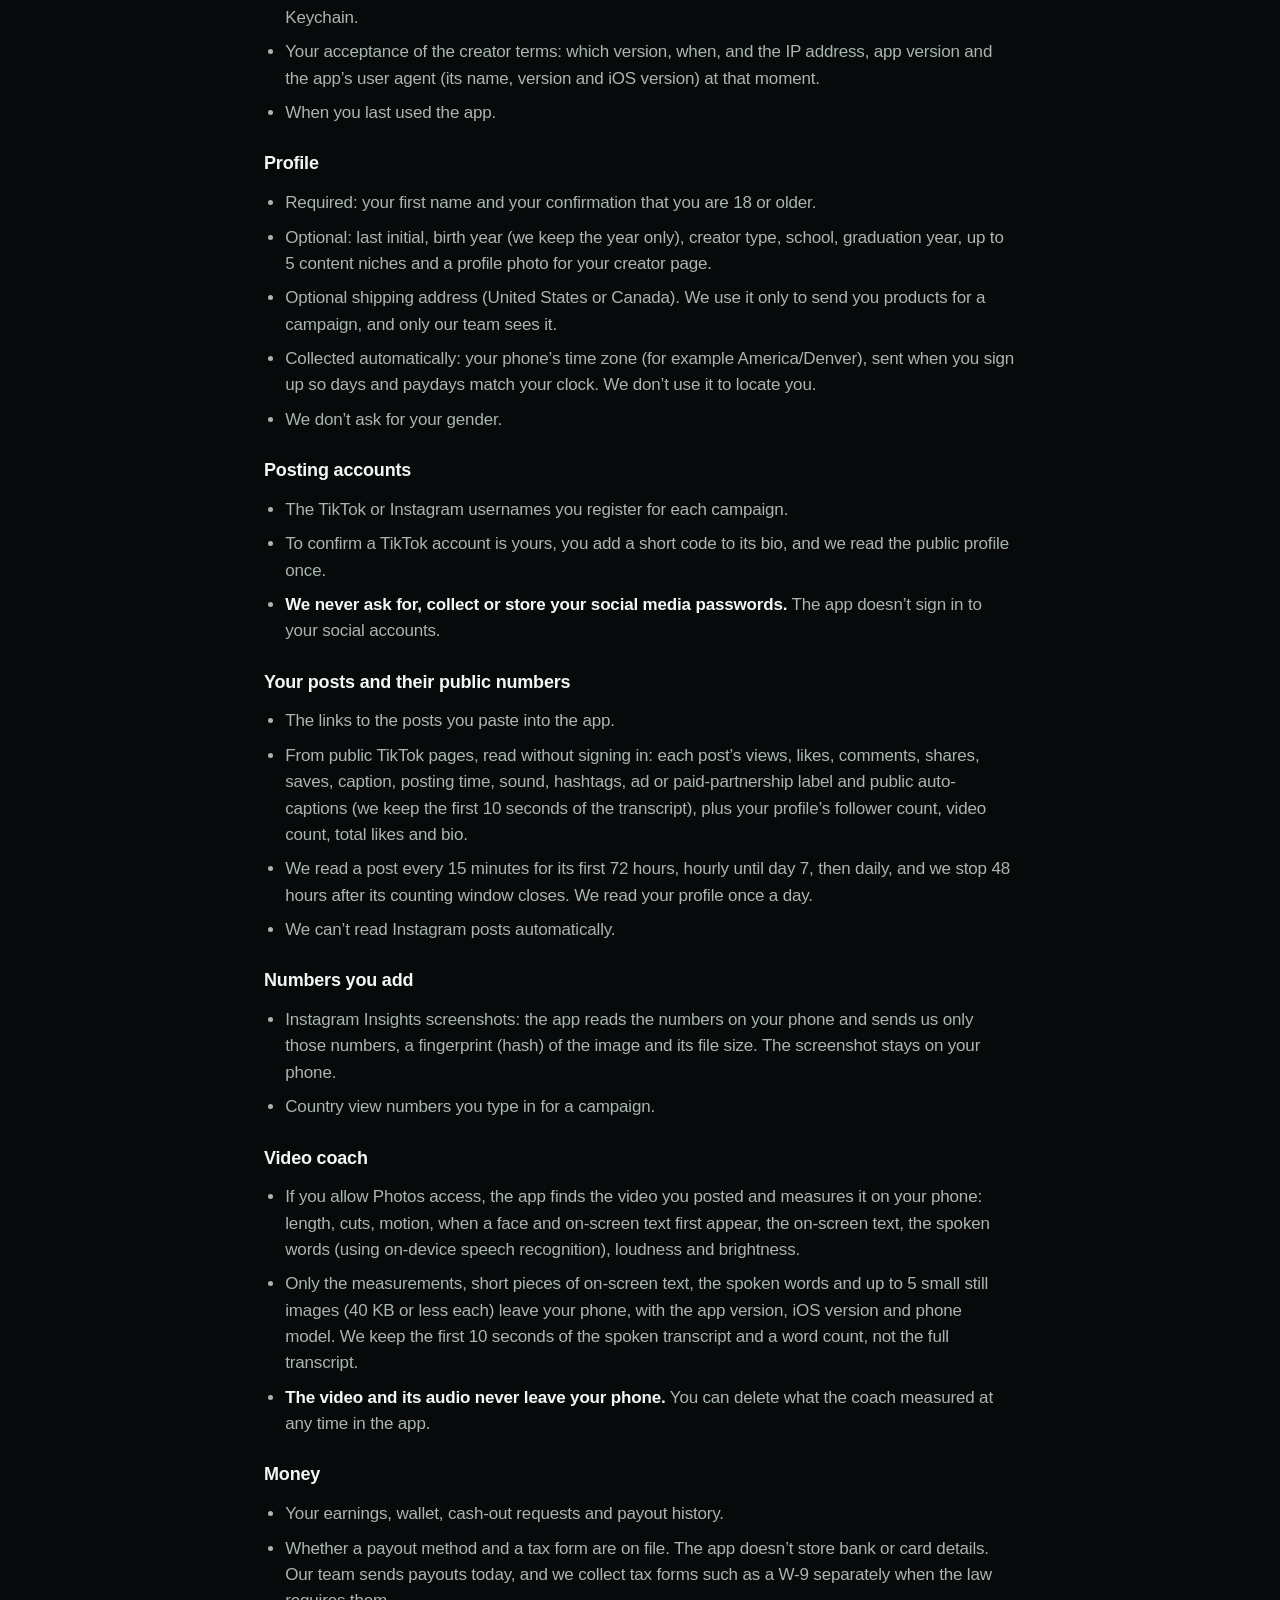
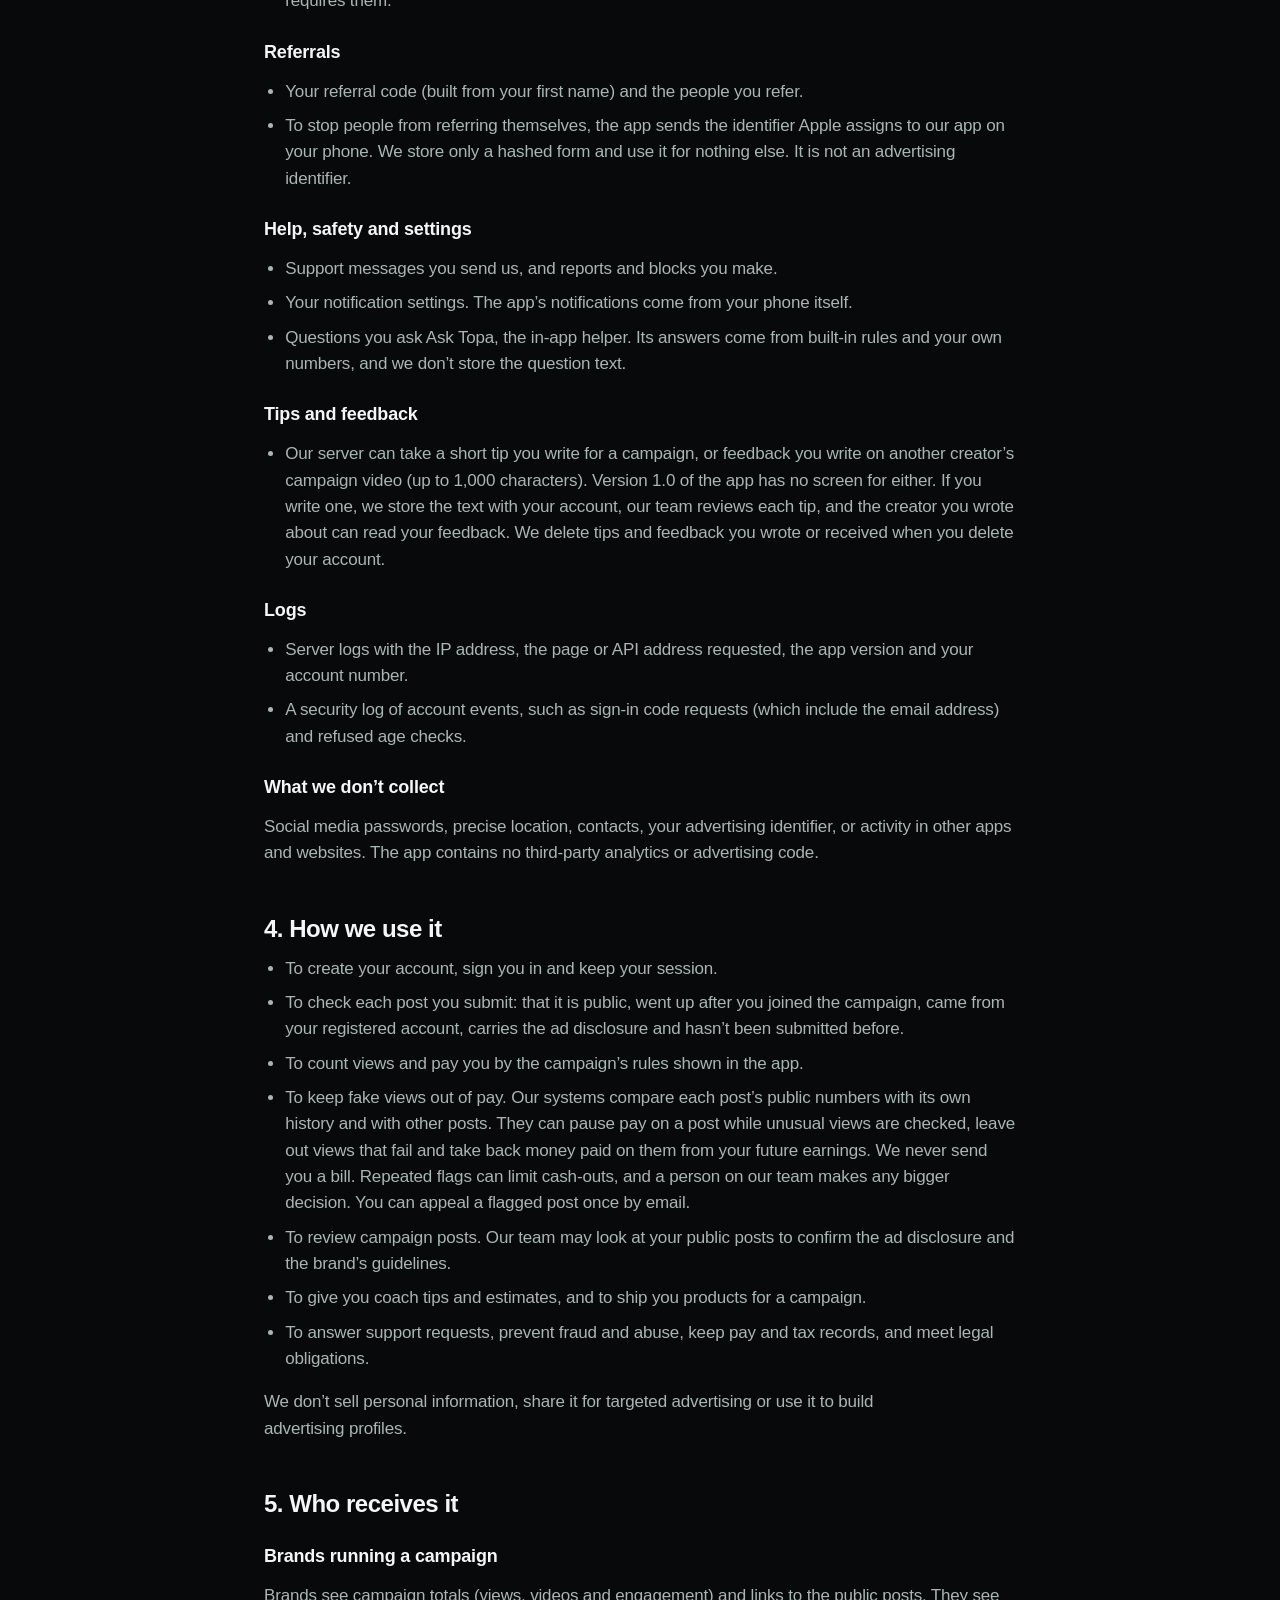
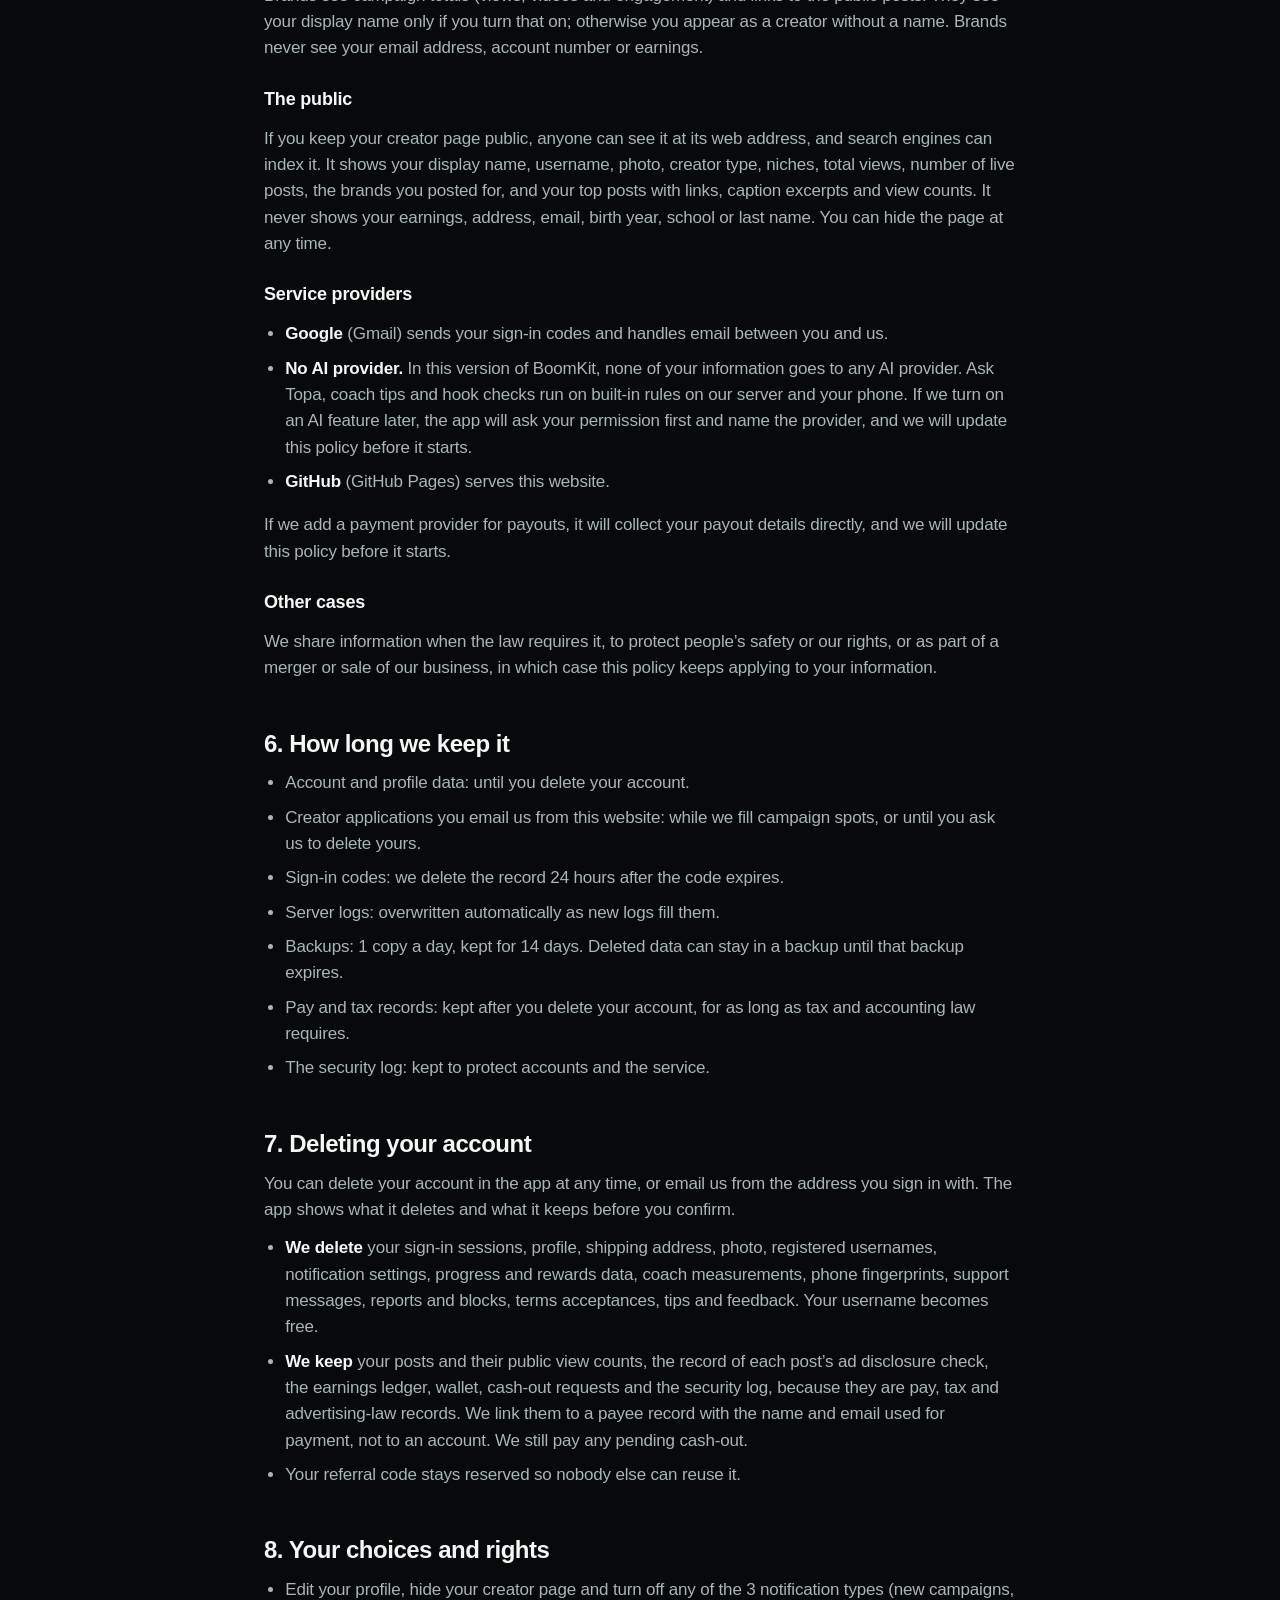
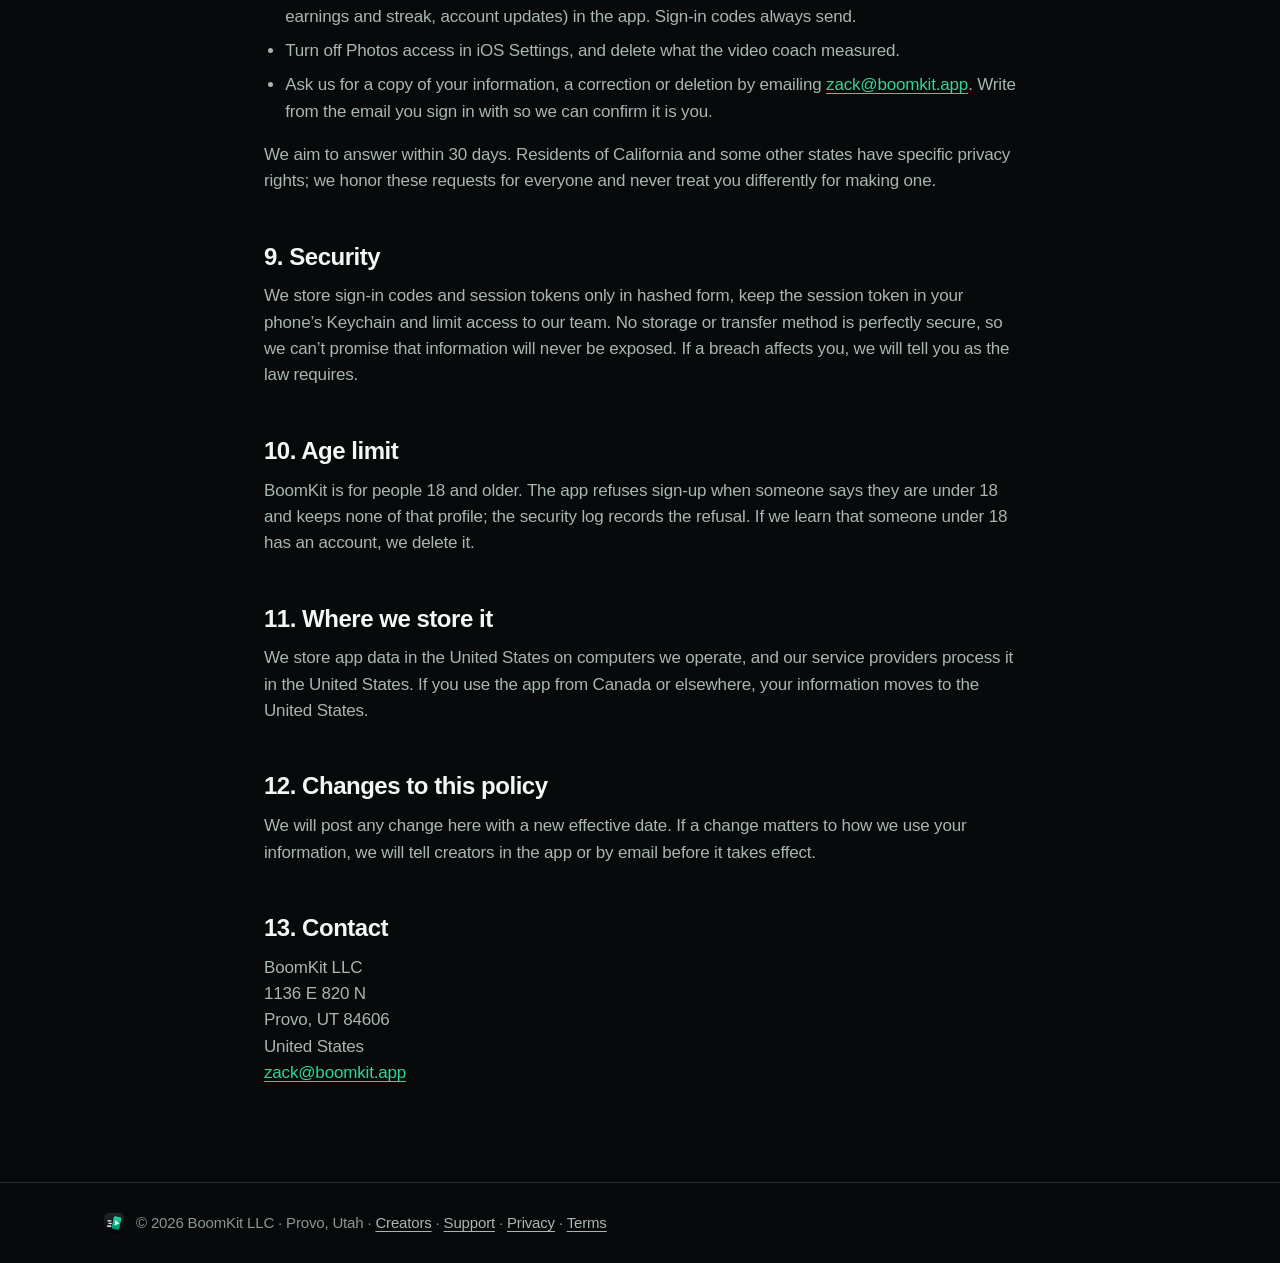
<file: privacy/index.html>
<!doctype html>
<!--
  LAWYER REVIEW: a lawyer should review this privacy policy before anyone relies on it.
  Adapted 2026-10-27 from the topazstudiosllc.com policy (drafted 2026-10-21, checked against the code 2026-10-24;
  Canvas/app/appstore/PRIVACY-LABELS.md maps each claim to the code). BoomKit LLC operates the app since 2026-10-27.
  Points to settle: the app server runs on Zack's Mac mini, so no encryption-in-transit claim yet; Gmail sends sign-in
  codes; the security log has no deletion period; the 30-day answer time; no retention period for emailed creator
  applications. The contact address is zack@boomkit.app (Google Workspace) since 2026-10-28 (assets/contact.js).
-->
<html lang="en">
<head>
  <meta charset="utf-8">
  <meta name="viewport" content="width=device-width, initial-scale=1, viewport-fit=cover">
  <title>Privacy policy: BoomKit</title>
  <meta name="description" content="How BoomKit LLC handles information in the BoomKit creator app and on this website.">
  <meta name="theme-color" content="#07090a">
  <meta name="color-scheme" content="dark">
  <link rel="canonical" href="https://zack1sammons-rgb.github.io/boomkit-site/privacy/">
  <link rel="icon" href="../assets/boomkit-icon.png" type="image/png">
  <link rel="apple-touch-icon" href="../apple-touch-icon.png">
  <link rel="stylesheet" href="../assets/site.css">
  <script src="../assets/contact.js" defer></script>
</head>
<body>
  <a class="skip" href="#main">Skip to content</a>

  <header class="site-header">
    <div class="wrap">
      <a class="brand" href="../" translate="no">
        <img src="../assets/boomkit-icon.png" width="28" height="28" alt="">
        <span>BoomKit</span>
      </a>
      <nav aria-label="Main">
        <ul class="nav">
          <li class="nav-extra"><a href="../privacy/" aria-current="page">Privacy</a></li>
          <li class="nav-extra"><a href="../terms/">Terms</a></li>
          <li><a href="../support/">Support</a></li>
        </ul>
      </nav>
    </div>
  </header>

  <main id="main" class="legal">
    <div class="wrap">
      <h1>Privacy policy</h1>
      <p class="effective">Last updated: October 27, 2026</p>
      <p class="summary">This policy covers the BoomKit creator app and this website. It explains what we collect, why, who receives it and what you can ask us to do with it. We never ask for your social media passwords, and we don’t sell your information.</p>

      <nav class="toc" aria-labelledby="toc-title">
        <h2 id="toc-title">On this page</h2>
        <ol>
          <li><a href="#who">Who we are</a></li>
          <li><a href="#website">This website</a></li>
          <li><a href="#app">What the BoomKit app collects</a></li>
          <li><a href="#use">How we use it</a></li>
          <li><a href="#sharing">Who receives it</a></li>
          <li><a href="#retention">How long we keep it</a></li>
          <li><a href="#deletion">Deleting your account</a></li>
          <li><a href="#rights">Your choices and rights</a></li>
          <li><a href="#security">Security</a></li>
          <li><a href="#children">Age limit</a></li>
          <li><a href="#location">Where we store it</a></li>
          <li><a href="#changes">Changes to this policy</a></li>
          <li><a href="#contact">Contact</a></li>
        </ol>
      </nav>

      <section id="who" aria-labelledby="who-title">
        <h2 id="who-title">1. Who we are</h2>
        <p><strong translate="no">BoomKit LLC</strong> (“BoomKit”, “we”, “us”) is a Utah limited liability company at 1136 E 820 N, Provo, UT 84606, United States. We build and operate BoomKit, an iPhone app that pays creators to post short videos for brand campaigns, and we run this website.</p>
        <p>We decide how the information described here is used. Send privacy questions and requests to <a data-email href="../support/">our support page</a>.</p>
      </section>

      <section id="website" aria-labelledby="website-title">
        <h2 id="website-title">2. This website</h2>
        <ul>
          <li>This website uses no cookies, analytics, advertising trackers, third-party scripts or third-party fonts.</li>
          <li>GitHub Pages hosts this website. GitHub keeps standard server logs (IP address, browser type, the page requested and the time) to deliver the site and protect it from abuse.</li>
          <li>When you email us, we receive your address and your message and use them to reply. Our email runs on Google Gmail.</li>
          <li>When you apply on our <a href="../creators/">creators page</a>, we receive what you enter: your name, email, phone number if you give one, TikTok and Instagram usernames, niche, the phone you use, a sample video link if you give one, city and state, how many days a week you can post, how you heard about us and any referral code. We use it to review your application and to email you about <span translate="no">BoomKit</span> campaigns. We don’t ask for passwords or ID numbers on that form. The form doesn’t send anything to a website server: it opens your own email app with your answers filled in, and we receive them only if you send that email. Applications then sit in our Gmail inbox.</li>
        </ul>
      </section>

      <section id="app" aria-labelledby="app-title">
        <h2 id="app-title">3. What the BoomKit app collects</h2>

        <h3>Account and sign-in</h3>
        <ul>
          <li>Your email address. You sign in with a 6-digit code we email to you. The code works for 10 minutes, and we store only a scrambled (hashed) form of it.</li>
          <li>Sign-in sessions. We store a hashed form of your session token and the IP address the session came from. A session ends 30 days after you last use it. The app keeps the token in your iPhone’s Keychain.</li>
          <li>Your acceptance of the creator terms: which version, when, and the IP address, app version and the app’s user agent (its name, version and iOS version) at that moment.</li>
          <li>When you last used the app.</li>
        </ul>

        <h3>Profile</h3>
        <ul>
          <li>Required: your first name and your confirmation that you are 18 or older.</li>
          <li>Optional: last initial, birth year (we keep the year only), creator type, school, graduation year, up to 5 content niches and a profile photo for your creator page.</li>
          <li>Optional shipping address (United States or Canada). We use it only to send you products for a campaign, and only our team sees it.</li>
          <li>Collected automatically: your phone’s time zone (for example America/Denver), sent when you sign up so days and paydays match your clock. We don’t use it to locate you.</li>
          <li>We don’t ask for your gender.</li>
        </ul>

        <h3>Posting accounts</h3>
        <ul>
          <li>The TikTok or Instagram usernames you register for each campaign.</li>
          <li>To confirm a TikTok account is yours, you add a short code to its bio, and we read the public profile once.</li>
          <li><strong>We never ask for, collect or store your social media passwords.</strong> The app doesn’t sign in to your social accounts.</li>
        </ul>

        <h3>Your posts and their public numbers</h3>
        <ul>
          <li>The links to the posts you paste into the app.</li>
          <li>From public TikTok pages, read without signing in: each post’s views, likes, comments, shares, saves, caption, posting time, sound, hashtags, ad or paid-partnership label and public auto-captions (we keep the first 10 seconds of the transcript), plus your profile’s follower count, video count, total likes and bio.</li>
          <li>We read a post every 15 minutes for its first 72 hours, hourly until day 7, then daily, and we stop 48 hours after its counting window closes. We read your profile once a day.</li>
          <li>We can’t read Instagram posts automatically.</li>
        </ul>

        <h3>Numbers you add</h3>
        <ul>
          <li>Instagram Insights screenshots: the app reads the numbers on your phone and sends us only those numbers, a fingerprint (hash) of the image and its file size. The screenshot stays on your phone.</li>
          <li>Country view numbers you type in for a campaign.</li>
        </ul>

        <h3>Video coach</h3>
        <ul>
          <li>If you allow Photos access, the app finds the video you posted and measures it on your phone: length, cuts, motion, when a face and on-screen text first appear, the on-screen text, the spoken words (using on-device speech recognition), loudness and brightness.</li>
          <li>Only the measurements, short pieces of on-screen text, the spoken words and up to 5 small still images (40&nbsp;KB or less each) leave your phone, with the app version, iOS version and phone model. We keep the first 10 seconds of the spoken transcript and a word count, not the full transcript.</li>
          <li><strong>The video and its audio never leave your phone.</strong> You can delete what the coach measured at any time in the app.</li>
        </ul>

        <h3>Money</h3>
        <ul>
          <li>Your earnings, wallet, cash-out requests and payout history.</li>
          <li>Whether a payout method and a tax form are on file. The app doesn’t store bank or card details. Our team sends payouts today, and we collect tax forms such as a W-9 separately when the law requires them.</li>
        </ul>

        <h3>Referrals</h3>
        <ul>
          <li>Your referral code (built from your first name) and the people you refer.</li>
          <li>To stop people from referring themselves, the app sends the identifier Apple assigns to our app on your phone. We store only a hashed form and use it for nothing else. It is not an advertising identifier.</li>
        </ul>

        <h3>Help, safety and settings</h3>
        <ul>
          <li>Support messages you send us, and reports and blocks you make.</li>
          <li>Your notification settings. The app’s notifications come from your phone itself.</li>
          <li>Questions you ask Ask Topa, the in-app helper. Its answers come from built-in rules and your own numbers, and we don’t store the question text.</li>
        </ul>

        <h3>Tips and feedback</h3>
        <ul>
          <li>Our server can take a short tip you write for a campaign, or feedback you write on another creator’s campaign video (up to 1,000 characters). Version 1.0 of the app has no screen for either. If you write one, we store the text with your account, our team reviews each tip, and the creator you wrote about can read your feedback. We delete tips and feedback you wrote or received when you delete your account.</li>
        </ul>

        <h3>Logs</h3>
        <ul>
          <li>Server logs with the IP address, the page or API address requested, the app version and your account number.</li>
          <li>A security log of account events, such as sign-in code requests (which include the email address) and refused age checks.</li>
        </ul>

        <h3>What we don’t collect</h3>
        <p>Social media passwords, precise location, contacts, your advertising identifier, or activity in other apps and websites. The app contains no third-party analytics or advertising code.</p>
      </section>

      <section id="use" aria-labelledby="use-title">
        <h2 id="use-title">4. How we use it</h2>
        <ul>
          <li>To create your account, sign you in and keep your session.</li>
          <li>To check each post you submit: that it is public, went up after you joined the campaign, came from your registered account, carries the ad disclosure and hasn’t been submitted before.</li>
          <li>To count views and pay you by the campaign’s rules shown in the app.</li>
          <li>To keep fake views out of pay. Our systems compare each post’s public numbers with its own history and with other posts. They can pause pay on a post while unusual views are checked, leave out views that fail and take back money paid on them from your future earnings. We never send you a bill. Repeated flags can limit cash-outs, and a person on our team makes any bigger decision. You can appeal a flagged post once by email.</li>
          <li>To review campaign posts. Our team may look at your public posts to confirm the ad disclosure and the brand’s guidelines.</li>
          <li>To give you coach tips and estimates, and to ship you products for a campaign.</li>
          <li>To answer support requests, prevent fraud and abuse, keep pay and tax records, and meet legal obligations.</li>
        </ul>
        <p>We don’t sell personal information, share it for targeted advertising or use it to build advertising profiles.</p>
      </section>

      <section id="sharing" aria-labelledby="sharing-title">
        <h2 id="sharing-title">5. Who receives it</h2>
        <h3>Brands running a campaign</h3>
        <p>Brands see campaign totals (views, videos and engagement) and links to the public posts. They see your display name only if you turn that on; otherwise you appear as a creator without a name. Brands never see your email address, account number or earnings.</p>

        <h3>The public</h3>
        <p>If you keep your creator page public, anyone can see it at its web address, and search engines can index it. It shows your display name, username, photo, creator type, niches, total views, number of live posts, the brands you posted for, and your top posts with links, caption excerpts and view counts. It never shows your earnings, address, email, birth year, school or last name. You can hide the page at any time.</p>

        <h3>Service providers</h3>
        <ul>
          <li><strong>Google</strong> (Gmail) sends your sign-in codes and handles email between you and us.</li>
          <li><strong>No AI provider.</strong> In this version of BoomKit, none of your information goes to any AI provider. Ask Topa, coach tips and hook checks run on built-in rules on our server and your phone. If we turn on an AI feature later, the app will ask your permission first and name the provider, and we will update this policy before it starts.</li>
          <li><strong>GitHub</strong> (GitHub Pages) serves this website.</li>
        </ul>
        <p>If we add a payment provider for payouts, it will collect your payout details directly, and we will update this policy before it starts.</p>

        <h3>Other cases</h3>
        <p>We share information when the law requires it, to protect people’s safety or our rights, or as part of a merger or sale of our business, in which case this policy keeps applying to your information.</p>
      </section>

      <section id="retention" aria-labelledby="retention-title">
        <h2 id="retention-title">6. How long we keep it</h2>
        <ul>
          <li>Account and profile data: until you delete your account.</li>
          <li>Creator applications you email us from this website: while we fill campaign spots, or until you ask us to delete yours.</li>
          <li>Sign-in codes: we delete the record 24 hours after the code expires.</li>
          <li>Server logs: overwritten automatically as new logs fill them.</li>
          <li>Backups: 1 copy a day, kept for 14 days. Deleted data can stay in a backup until that backup expires.</li>
          <li>Pay and tax records: kept after you delete your account, for as long as tax and accounting law requires.</li>
          <li>The security log: kept to protect accounts and the service.</li>
        </ul>
      </section>

      <section id="deletion" aria-labelledby="deletion-title">
        <h2 id="deletion-title">7. Deleting your account</h2>
        <p>You can delete your account in the app at any time, or email us from the address you sign in with. The app shows what it deletes and what it keeps before you confirm.</p>
        <ul>
          <li><strong>We delete</strong> your sign-in sessions, profile, shipping address, photo, registered usernames, notification settings, progress and rewards data, coach measurements, phone fingerprints, support messages, reports and blocks, terms acceptances, tips and feedback. Your username becomes free.</li>
          <li><strong>We keep</strong> your posts and their public view counts, the record of each post’s ad disclosure check, the earnings ledger, wallet, cash-out requests and the security log, because they are pay, tax and advertising-law records. We link them to a payee record with the name and email used for payment, not to an account. We still pay any pending cash-out.</li>
          <li>Your referral code stays reserved so nobody else can reuse it.</li>
        </ul>
      </section>

      <section id="rights" aria-labelledby="rights-title">
        <h2 id="rights-title">8. Your choices and rights</h2>
        <ul>
          <li>Edit your profile, hide your creator page and turn off any of the 3 notification types (new campaigns, earnings and streak, account updates) in the app. Sign-in codes always send.</li>
          <li>Turn off Photos access in iOS Settings, and delete what the video coach measured.</li>
          <li>Ask us for a copy of your information, a correction or deletion by emailing <a data-email href="../support/">our support page</a>. Write from the email you sign in with so we can confirm it is you.</li>
        </ul>
        <p>We aim to answer within 30 days. Residents of California and some other states have specific privacy rights; we honor these requests for everyone and never treat you differently for making one.</p>
      </section>

      <section id="security" aria-labelledby="security-title">
        <h2 id="security-title">9. Security</h2>
        <p>We store sign-in codes and session tokens only in hashed form, keep the session token in your phone’s Keychain and limit access to our team. No storage or transfer method is perfectly secure, so we can’t promise that information will never be exposed. If a breach affects you, we will tell you as the law requires.</p>
      </section>

      <section id="children" aria-labelledby="children-title">
        <h2 id="children-title">10. Age limit</h2>
        <p>BoomKit is for people 18 and older. The app refuses sign-up when someone says they are under 18 and keeps none of that profile; the security log records the refusal. If we learn that someone under 18 has an account, we delete it.</p>
      </section>

      <section id="location" aria-labelledby="location-title">
        <h2 id="location-title">11. Where we store it</h2>
        <p>We store app data in the United States on computers we operate, and our service providers process it in the United States. If you use the app from Canada or elsewhere, your information moves to the United States.</p>
      </section>

      <section id="changes" aria-labelledby="changes-title">
        <h2 id="changes-title">12. Changes to this policy</h2>
        <p>We will post any change here with a new effective date. If a change matters to how we use your information, we will tell creators in the app or by email before it takes effect.</p>
      </section>

      <section id="contact" aria-labelledby="contact-title">
        <h2 id="contact-title">13. Contact</h2>
        <p><span translate="no">BoomKit LLC</span><br>1136 E 820 N<br>Provo, UT 84606<br>United States<br><a data-email data-subject="BoomKit privacy" href="../support/">our support page</a></p>
      </section>
    </div>
  </main>

  <footer class="site-footer">
    <div class="wrap">
      <img src="../assets/boomkit-icon.png" width="20" height="20" alt="">
      <p><span class="nowrap">© 2026 <span translate="no">BoomKit LLC</span></span> <span class="nowrap">· Provo, Utah</span> <span class="nowrap">· <a href="../creators/">Creators</a> · <a href="../support/">Support</a> · <a href="../privacy/" aria-current="page">Privacy</a> · <a href="../terms/">Terms</a></span></p>
    </div>
  </footer>
</body>
</html>
</file>
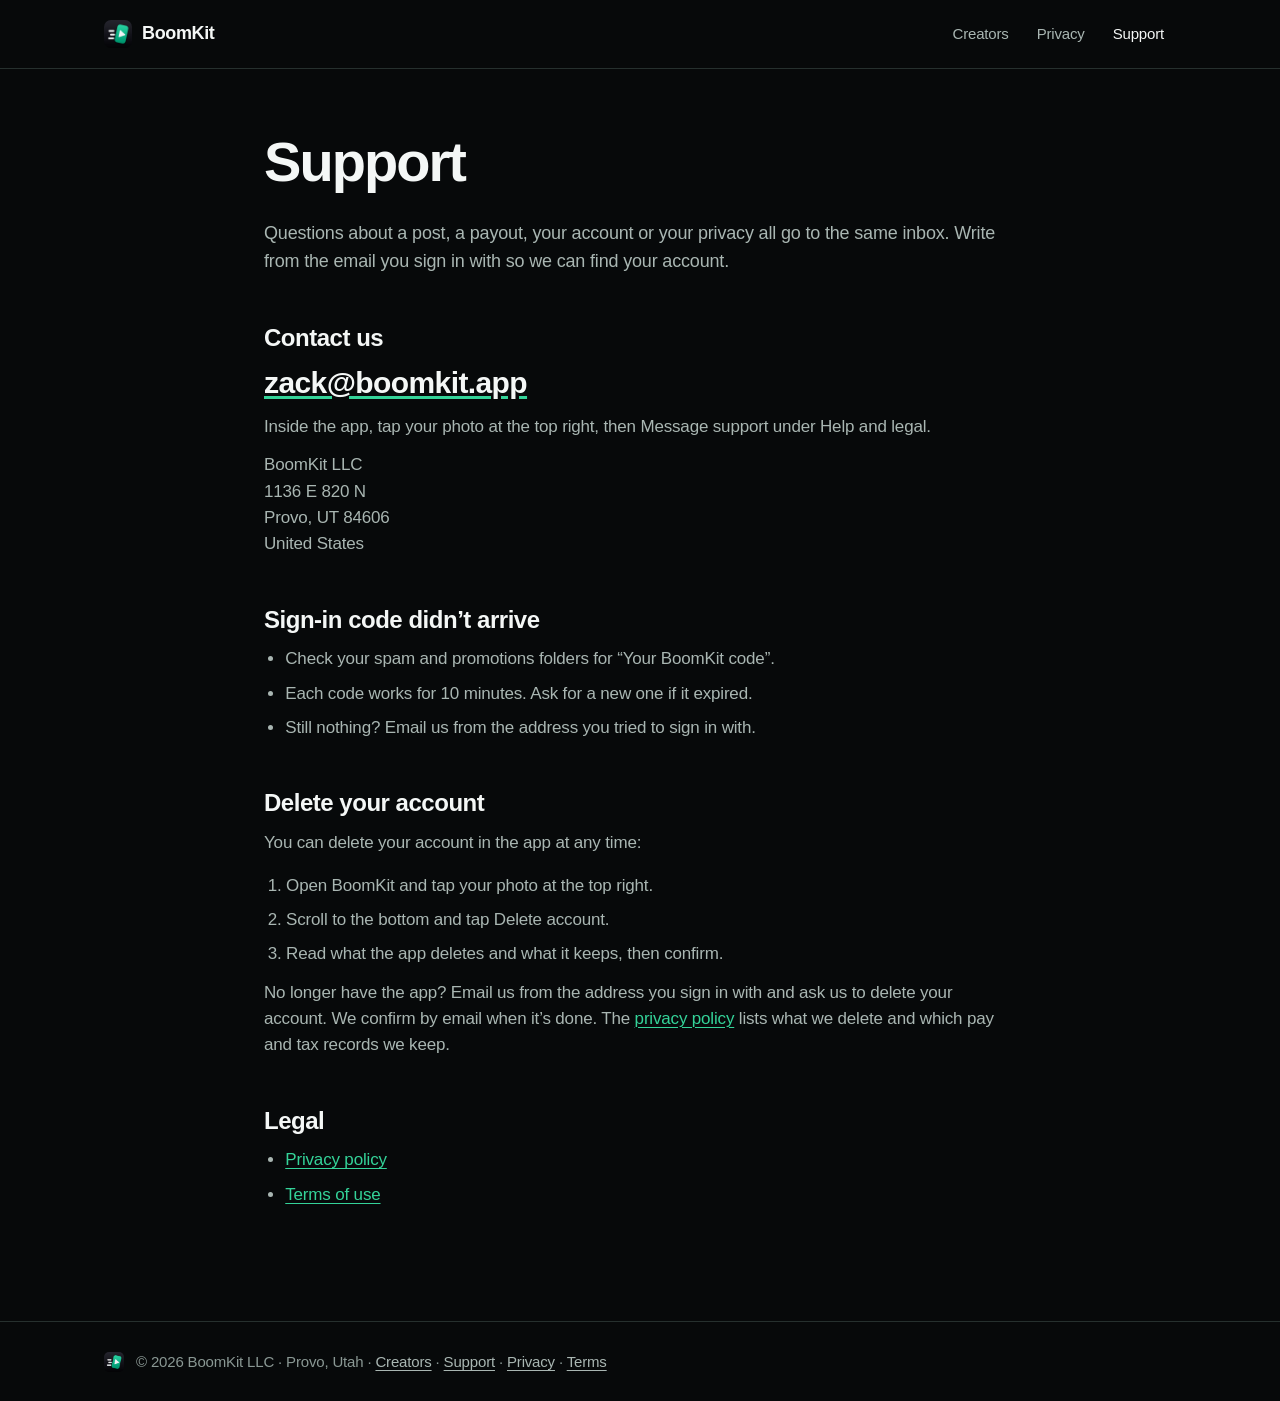
<file: support/index.html>
<!doctype html>
<html lang="en">
<head>
  <meta charset="utf-8">
  <meta name="viewport" content="width=device-width, initial-scale=1, viewport-fit=cover">
  <title>Support: BoomKit</title>
  <meta name="description" content="Get help with BoomKit, delete your account, or contact BoomKit LLC.">
  <meta name="theme-color" content="#07090a">
  <meta name="color-scheme" content="dark">
  <link rel="canonical" href="https://zack1sammons-rgb.github.io/boomkit-site/support/">
  <link rel="icon" href="../assets/boomkit-icon.png" type="image/png">
  <link rel="apple-touch-icon" href="../apple-touch-icon.png">
  <link rel="stylesheet" href="../assets/site.css">
  <script src="../assets/contact.js" defer></script>
</head>
<body>
  <a class="skip" href="#main">Skip to content</a>

  <header class="site-header">
    <div class="wrap">
      <a class="brand" href="../" translate="no">
        <img src="../assets/boomkit-icon.png" width="28" height="28" alt="">
        <span>BoomKit</span>
      </a>
      <nav aria-label="Main">
        <ul class="nav">
          <li class="nav-extra"><a href="../creators/">Creators</a></li>
          <li class="nav-extra"><a href="../privacy/">Privacy</a></li>
          <li><a href="../support/" aria-current="page">Support</a></li>
        </ul>
      </nav>
    </div>
  </header>

  <main id="main" class="legal">
    <div class="wrap">
      <h1>Support</h1>
      <p class="summary">Questions about a post, a payout, your account or your privacy all go to the same inbox. Write from the email you sign in with so we can find your account.</p>

      <section id="contact" aria-labelledby="contact-title">
        <h2 id="contact-title">Contact us</h2>
        <p class="contact-big"><a data-email data-subject="BoomKit help" href="#contact">Turn on JavaScript to see our email address</a></p>
        <p>Inside the app, tap your photo at the top right, then Message support under Help and legal.</p>
        <p><span translate="no">BoomKit LLC</span><br>1136 E 820 N<br>Provo, UT 84606<br>United States</p>
      </section>

      <section id="sign-in" aria-labelledby="sign-in-title">
        <h2 id="sign-in-title">Sign-in code didn’t arrive</h2>
        <ul>
          <li>Check your spam and promotions folders for “Your BoomKit code”.</li>
          <li>Each code works for 10 minutes. Ask for a new one if it expired.</li>
          <li>Still nothing? Email us from the address you tried to sign in with.</li>
        </ul>
      </section>

      <section id="delete" aria-labelledby="delete-title">
        <h2 id="delete-title">Delete your account</h2>
        <p>You can delete your account in the app at any time:</p>
        <ol class="steps-plain">
          <li>Open <span translate="no">BoomKit</span> and tap your photo at the top right.</li>
          <li>Scroll to the bottom and tap Delete account.</li>
          <li>Read what the app deletes and what it keeps, then confirm.</li>
        </ol>
        <p>No longer have the app? Email us from the address you sign in with and ask us to delete your account. We confirm by email when it’s done. The <a href="../privacy/#deletion">privacy policy</a> lists what we delete and which pay and tax records we keep.</p>
      </section>

      <section id="legal" aria-labelledby="legal-title">
        <h2 id="legal-title">Legal</h2>
        <ul>
          <li><a href="../privacy/">Privacy policy</a></li>
          <li><a href="../terms/">Terms of use</a></li>
        </ul>
      </section>
    </div>
  </main>

  <footer class="site-footer">
    <div class="wrap">
      <img src="../assets/boomkit-icon.png" width="20" height="20" alt="">
      <p><span class="nowrap">© 2026 <span translate="no">BoomKit LLC</span></span> <span class="nowrap">· Provo, Utah</span> <span class="nowrap">· <a href="../creators/">Creators</a> · <a href="../support/" aria-current="page">Support</a> · <a href="../privacy/">Privacy</a> · <a href="../terms/">Terms</a></span></p>
    </div>
  </footer>
</body>
</html>
</file>
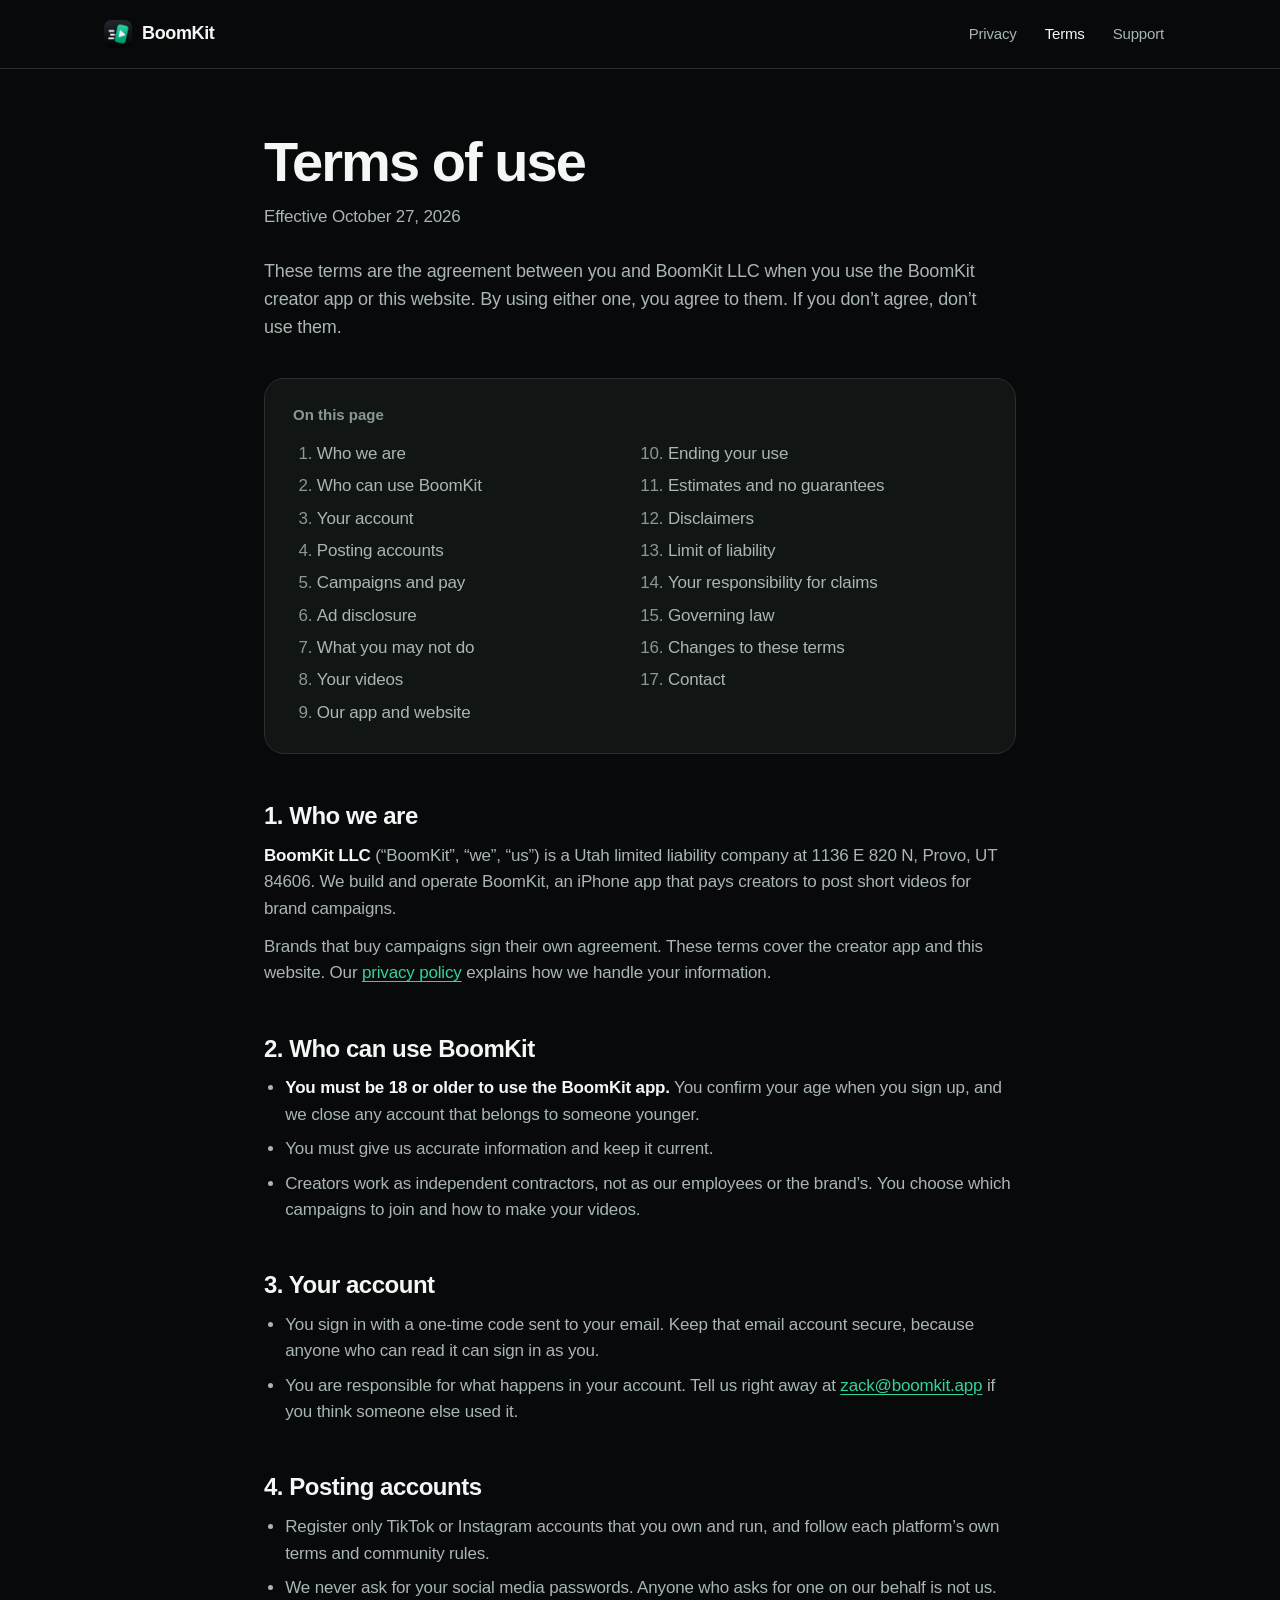
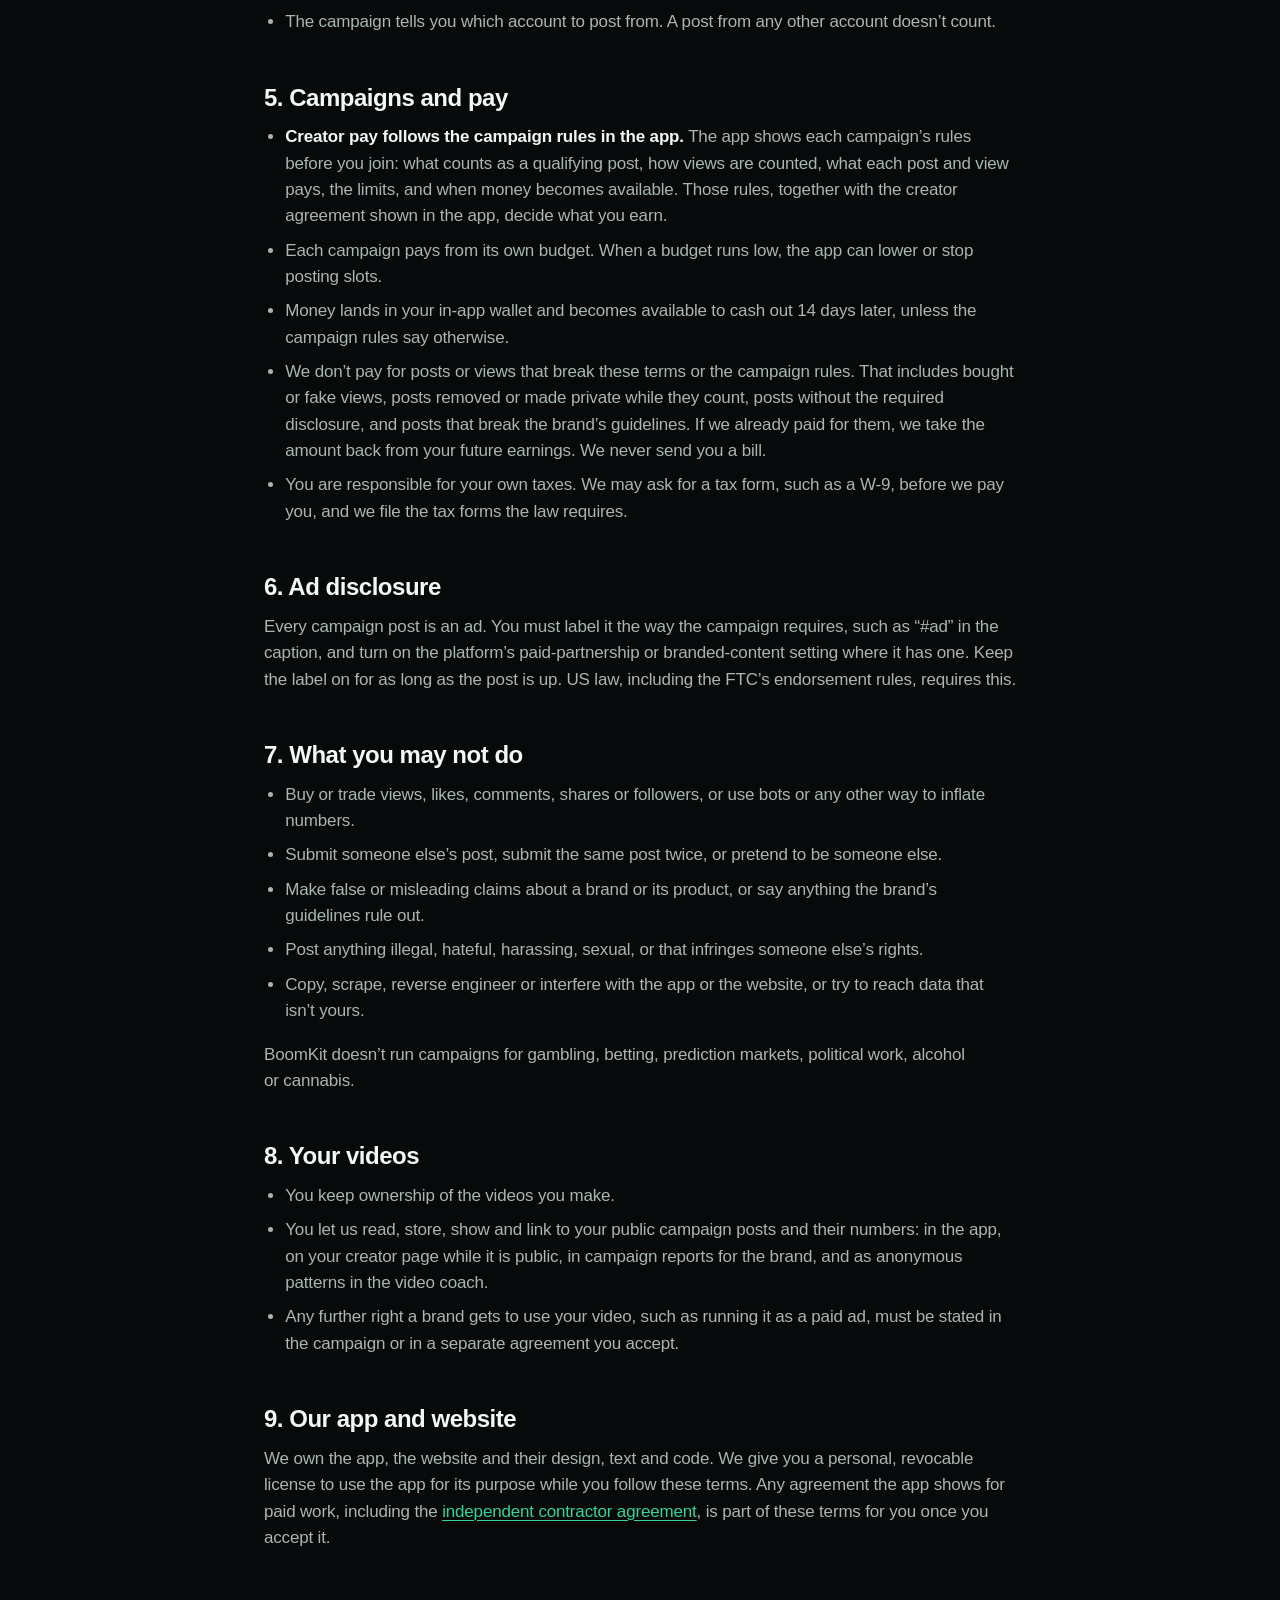
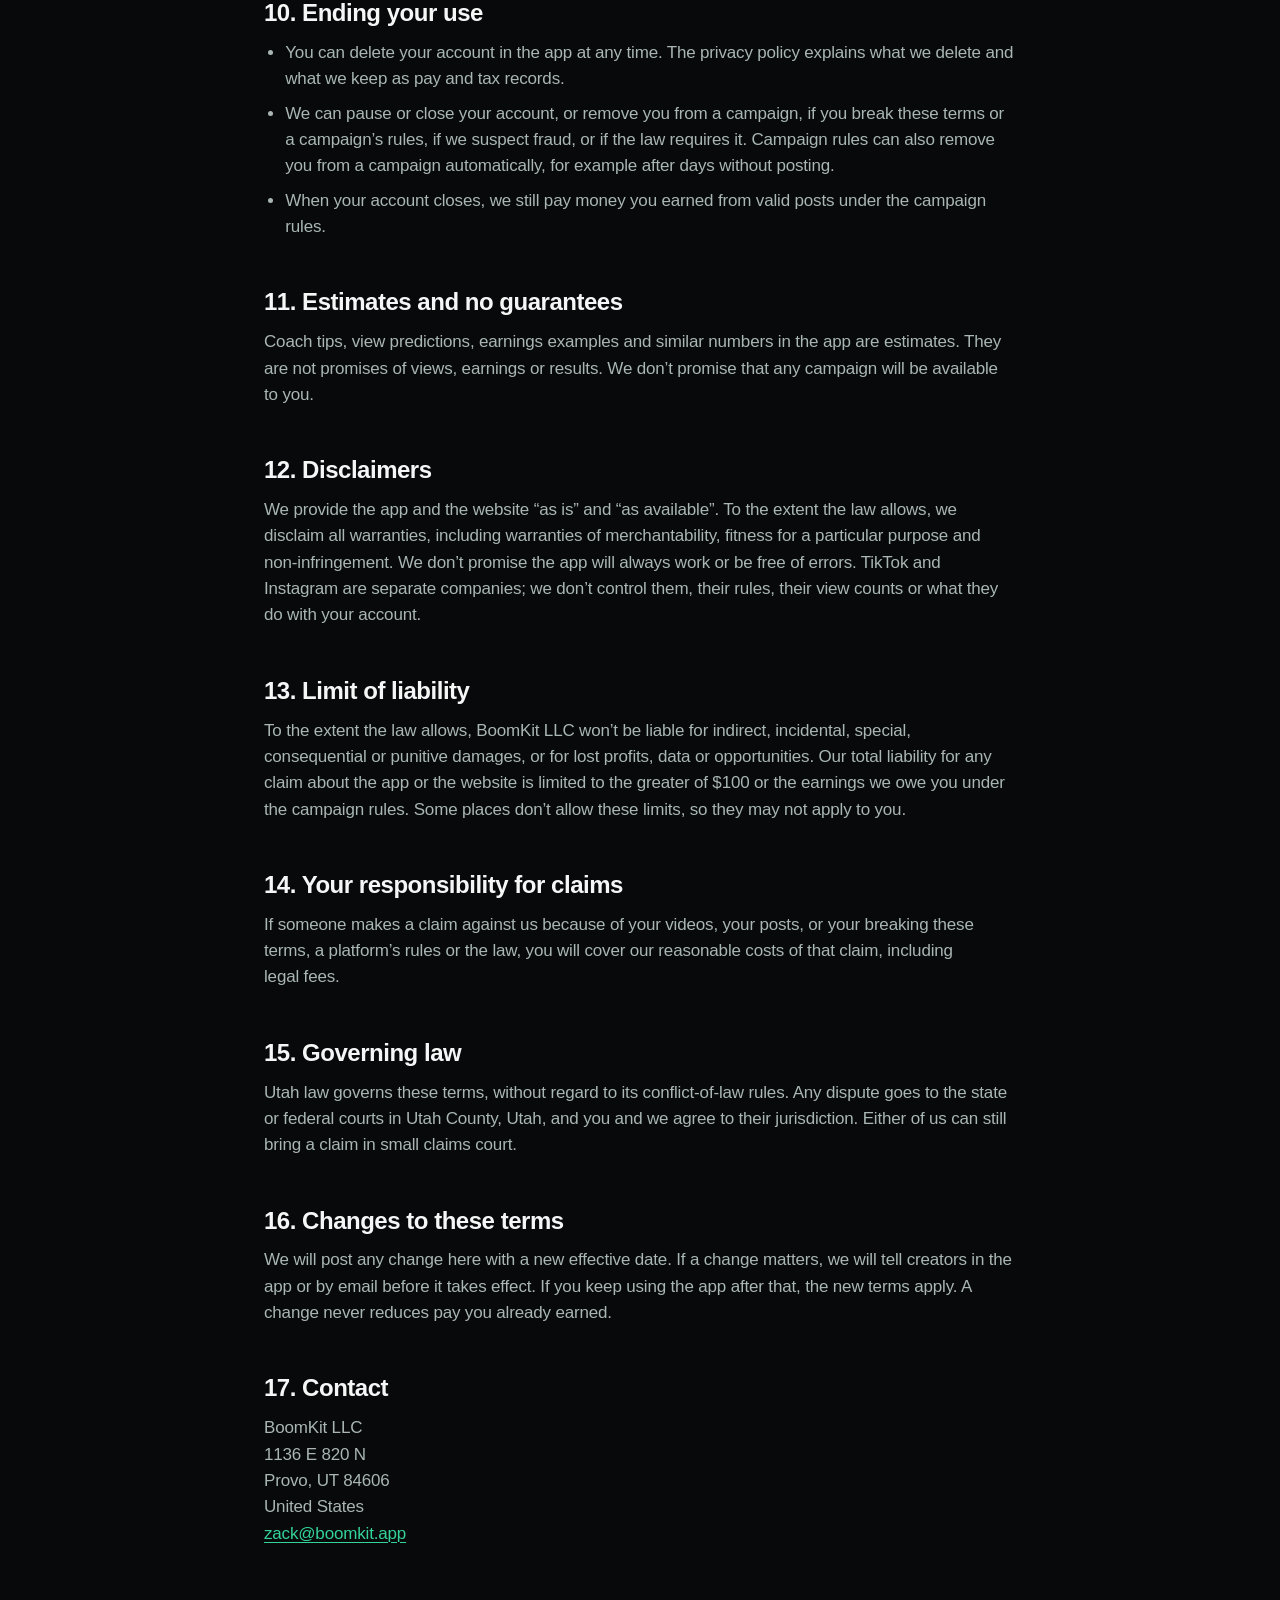
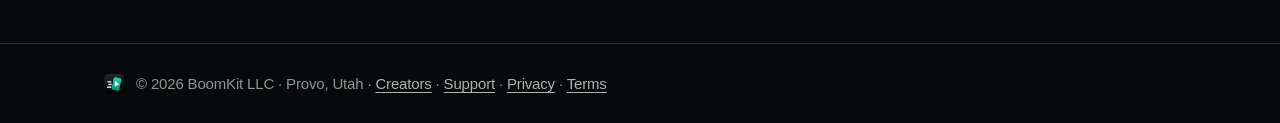
<file: terms/index.html>
<!doctype html>
<!--
  LAWYER REVIEW: a lawyer should review these terms of use before anyone relies on them.
  Adapted 2026-10-27 from the topazstudiosllc.com terms (drafted 2026-10-21 from PRODUCT-MODEL.md, PAY-SPEC.md and
  REST.md). Party: BoomKit LLC. Points to settle: the independent contractor agreement the app shows is still a
  placeholder (REST.md 3.5); the liability cap (section 13) and the Utah County venue (section 15) are placeholders.
-->
<html lang="en">
<head>
  <meta charset="utf-8">
  <meta name="viewport" content="width=device-width, initial-scale=1, viewport-fit=cover">
  <title>Terms of use: BoomKit</title>
  <meta name="description" content="Terms of use for the BoomKit creator app and this website, from BoomKit LLC.">
  <meta name="theme-color" content="#07090a">
  <meta name="color-scheme" content="dark">
  <link rel="canonical" href="https://zack1sammons-rgb.github.io/boomkit-site/terms/">
  <link rel="icon" href="../assets/boomkit-icon.png" type="image/png">
  <link rel="apple-touch-icon" href="../apple-touch-icon.png">
  <link rel="stylesheet" href="../assets/site.css">
  <script src="../assets/contact.js" defer></script>
</head>
<body>
  <a class="skip" href="#main">Skip to content</a>

  <header class="site-header">
    <div class="wrap">
      <a class="brand" href="../" translate="no">
        <img src="../assets/boomkit-icon.png" width="28" height="28" alt="">
        <span>BoomKit</span>
      </a>
      <nav aria-label="Main">
        <ul class="nav">
          <li class="nav-extra"><a href="../privacy/">Privacy</a></li>
          <li class="nav-extra"><a href="../terms/" aria-current="page">Terms</a></li>
          <li><a href="../support/">Support</a></li>
        </ul>
      </nav>
    </div>
  </header>

  <main id="main" class="legal">
    <div class="wrap">
      <h1>Terms of use</h1>
      <p class="effective">Effective October 27, 2026</p>
      <p class="summary">These terms are the agreement between you and BoomKit LLC when you use the BoomKit creator app or this website. By using either one, you agree to them. If you don’t agree, don’t use them.</p>

      <nav class="toc" aria-labelledby="toc-title">
        <h2 id="toc-title">On this page</h2>
        <ol>
          <li><a href="#who">Who we are</a></li>
          <li><a href="#age">Who can use BoomKit</a></li>
          <li><a href="#account">Your account</a></li>
          <li><a href="#posting">Posting accounts</a></li>
          <li><a href="#pay">Campaigns and pay</a></li>
          <li><a href="#disclosure">Ad disclosure</a></li>
          <li><a href="#rules">What you may not do</a></li>
          <li><a href="#content">Your videos</a></li>
          <li><a href="#ours">Our app and website</a></li>
          <li><a href="#ending">Ending your use</a></li>
          <li><a href="#estimates">Estimates and no guarantees</a></li>
          <li><a href="#disclaimer">Disclaimers</a></li>
          <li><a href="#liability">Limit of liability</a></li>
          <li><a href="#indemnity">Your responsibility for claims</a></li>
          <li><a href="#law">Governing law</a></li>
          <li><a href="#changes">Changes to these terms</a></li>
          <li><a href="#contact">Contact</a></li>
        </ol>
      </nav>

      <section id="who" aria-labelledby="who-title">
        <h2 id="who-title">1. Who we are</h2>
        <p><strong translate="no">BoomKit LLC</strong> (“BoomKit”, “we”, “us”) is a Utah limited liability company at 1136 E 820 N, Provo, UT 84606. We build and operate BoomKit, an iPhone app that pays creators to post short videos for brand campaigns.</p>
        <p>Brands that buy campaigns sign their own agreement. These terms cover the creator app and this website. Our <a href="../privacy/">privacy policy</a> explains how we handle your information.</p>
      </section>

      <section id="age" aria-labelledby="age-title">
        <h2 id="age-title">2. Who can use BoomKit</h2>
        <ul>
          <li><strong>You must be 18 or older to use the BoomKit app.</strong> You confirm your age when you sign up, and we close any account that belongs to someone younger.</li>
          <li>You must give us accurate information and keep it current.</li>
          <li>Creators work as independent contractors, not as our employees or the brand’s. You choose which campaigns to join and how to make your videos.</li>
        </ul>
      </section>

      <section id="account" aria-labelledby="account-title">
        <h2 id="account-title">3. Your account</h2>
        <ul>
          <li>You sign in with a one-time code sent to your email. Keep that email account secure, because anyone who can read it can sign in as you.</li>
          <li>You are responsible for what happens in your account. Tell us right away at <a data-email href="../support/">our support page</a> if you think someone else used it.</li>
        </ul>
      </section>

      <section id="posting" aria-labelledby="posting-title">
        <h2 id="posting-title">4. Posting accounts</h2>
        <ul>
          <li>Register only TikTok or Instagram accounts that you own and run, and follow each platform’s own terms and community rules.</li>
          <li>We never ask for your social media passwords. Anyone who asks for one on our behalf is not us.</li>
          <li>The campaign tells you which account to post from. A post from any other account doesn’t count.</li>
        </ul>
      </section>

      <section id="pay" aria-labelledby="pay-title">
        <h2 id="pay-title">5. Campaigns and pay</h2>
        <ul>
          <li><strong>Creator pay follows the campaign rules in the app.</strong> The app shows each campaign’s rules before you join: what counts as a qualifying post, how views are counted, what each post and view pays, the limits, and when money becomes available. Those rules, together with the creator agreement shown in the app, decide what you earn.</li>
          <li>Each campaign pays from its own budget. When a budget runs low, the app can lower or stop posting slots.</li>
          <li>Money lands in your in-app wallet and becomes available to cash out 14 days later, unless the campaign rules say otherwise.</li>
          <li>We don’t pay for posts or views that break these terms or the campaign rules. That includes bought or fake views, posts removed or made private while they count, posts without the required disclosure, and posts that break the brand’s guidelines. If we already paid for them, we take the amount back from your future earnings. We never send you a bill.</li>
          <li>You are responsible for your own taxes. We may ask for a tax form, such as a W-9, before we pay you, and we file the tax forms the law requires.</li>
        </ul>
      </section>

      <section id="disclosure" aria-labelledby="disclosure-title">
        <h2 id="disclosure-title">6. Ad disclosure</h2>
        <p>Every campaign post is an ad. You must label it the way the campaign requires, such as “#ad” in the caption, and turn on the platform’s paid-partnership or branded-content setting where it has one. Keep the label on for as long as the post is up. US law, including the FTC’s endorsement rules, requires this.</p>
      </section>

      <section id="rules" aria-labelledby="rules-title">
        <h2 id="rules-title">7. What you may not do</h2>
        <ul>
          <li>Buy or trade views, likes, comments, shares or followers, or use bots or any other way to inflate numbers.</li>
          <li>Submit someone else’s post, submit the same post twice, or pretend to be someone else.</li>
          <li>Make false or misleading claims about a brand or its product, or say anything the brand’s guidelines rule out.</li>
          <li>Post anything illegal, hateful, harassing, sexual, or that infringes someone else’s rights.</li>
          <li>Copy, scrape, reverse engineer or interfere with the app or the website, or try to reach data that isn’t yours.</li>
        </ul>
        <p>BoomKit doesn’t run campaigns for gambling, betting, prediction markets, political work, alcohol or cannabis.</p>
      </section>

      <section id="content" aria-labelledby="content-title">
        <h2 id="content-title">8. Your videos</h2>
        <ul>
          <li>You keep ownership of the videos you make.</li>
          <li>You let us read, store, show and link to your public campaign posts and their numbers: in the app, on your creator page while it is public, in campaign reports for the brand, and as anonymous patterns in the video coach.</li>
          <li>Any further right a brand gets to use your video, such as running it as a paid ad, must be stated in the campaign or in a separate agreement you accept.</li>
        </ul>
      </section>

      <section id="ours" aria-labelledby="ours-title">
        <h2 id="ours-title">9. Our app and website</h2>
        <p>We own the app, the website and their design, text and code. We give you a personal, revocable license to use the app for its purpose while you follow these terms. Any agreement the app shows for paid work, including the <a href="../contractor-agreement/">independent contractor agreement</a>, is part of these terms for you once you accept it.</p>
      </section>

      <section id="ending" aria-labelledby="ending-title">
        <h2 id="ending-title">10. Ending your use</h2>
        <ul>
          <li>You can delete your account in the app at any time. The privacy policy explains what we delete and what we keep as pay and tax records.</li>
          <li>We can pause or close your account, or remove you from a campaign, if you break these terms or a campaign’s rules, if we suspect fraud, or if the law requires it. Campaign rules can also remove you from a campaign automatically, for example after days without posting.</li>
          <li>When your account closes, we still pay money you earned from valid posts under the campaign rules.</li>
        </ul>
      </section>

      <section id="estimates" aria-labelledby="estimates-title">
        <h2 id="estimates-title">11. Estimates and no guarantees</h2>
        <p>Coach tips, view predictions, earnings examples and similar numbers in the app are estimates. They are not promises of views, earnings or results. We don’t promise that any campaign will be available to you.</p>
      </section>

      <section id="disclaimer" aria-labelledby="disclaimer-title">
        <h2 id="disclaimer-title">12. Disclaimers</h2>
        <p>We provide the app and the website “as is” and “as available”. To the extent the law allows, we disclaim all warranties, including warranties of merchantability, fitness for a particular purpose and non-infringement. We don’t promise the app will always work or be free of errors. TikTok and Instagram are separate companies; we don’t control them, their rules, their view counts or what they do with your account.</p>
      </section>

      <section id="liability" aria-labelledby="liability-title">
        <h2 id="liability-title">13. Limit of liability</h2>
        <p>To the extent the law allows, BoomKit LLC won’t be liable for indirect, incidental, special, consequential or punitive damages, or for lost profits, data or opportunities. Our total liability for any claim about the app or the website is limited to the greater of $100 or the earnings we owe you under the campaign rules. Some places don’t allow these limits, so they may not apply to you.</p>
      </section>

      <section id="indemnity" aria-labelledby="indemnity-title">
        <h2 id="indemnity-title">14. Your responsibility for claims</h2>
        <p>If someone makes a claim against us because of your videos, your posts, or your breaking these terms, a platform’s rules or the law, you will cover our reasonable costs of that claim, including legal fees.</p>
      </section>

      <section id="law" aria-labelledby="law-title">
        <h2 id="law-title">15. Governing law</h2>
        <p>Utah law governs these terms, without regard to its conflict-of-law rules. Any dispute goes to the state or federal courts in Utah County, Utah, and you and we agree to their jurisdiction. Either of us can still bring a claim in small claims court.</p>
      </section>

      <section id="changes" aria-labelledby="changes-title">
        <h2 id="changes-title">16. Changes to these terms</h2>
        <p>We will post any change here with a new effective date. If a change matters, we will tell creators in the app or by email before it takes effect. If you keep using the app after that, the new terms apply. A change never reduces pay you already earned.</p>
      </section>

      <section id="contact" aria-labelledby="contact-title">
        <h2 id="contact-title">17. Contact</h2>
        <p><span translate="no">BoomKit LLC</span><br>1136 E 820 N<br>Provo, UT 84606<br>United States<br><a data-email data-subject="BoomKit privacy" href="../support/">our support page</a></p>
      </section>
    </div>
  </main>

  <footer class="site-footer">
    <div class="wrap">
      <img src="../assets/boomkit-icon.png" width="20" height="20" alt="">
      <p><span class="nowrap">© 2026 <span translate="no">BoomKit LLC</span></span> <span class="nowrap">· Provo, Utah</span> <span class="nowrap">· <a href="../creators/">Creators</a> · <a href="../support/">Support</a> · <a href="../privacy/">Privacy</a> · <a href="../terms/" aria-current="page">Terms</a></span></p>
    </div>
  </footer>
</body>
</html>
</file>
<file: assets/site.css>
/* BoomKit. One stylesheet for every page. Dark only, matching the app (near-black canvas, the icon green). */

:root {
  color-scheme: dark;

  --bg: #07090a;
  --surface: #111615;
  --surface-2: #171d1c;
  --line: #26302e;
  --ink: #f4f7f6;
  --ink-2: #a9b6b2;
  --mute: #8a9894;
  --accent: #34d399;
  --accent-hover: #6ee7b7;
  --accent-ink: #04140b;

  --font: -apple-system, BlinkMacSystemFont, "SF Pro Text", "Segoe UI", Roboto, "Helvetica Neue", Arial, sans-serif;
  --font-display: -apple-system, BlinkMacSystemFont, "SF Pro Display", "Segoe UI", Roboto, "Helvetica Neue", Arial, sans-serif;

  /* Motion tokens, from the animate skill */
  --ease-out: cubic-bezier(0.23, 1, 0.32, 1);

  /* Radius system: controls are pills, panels are 20px */
  --r-panel: 20px;
  --r-pill: 999px;

  --gutter: max(16px, env(safe-area-inset-left, 0px));
  --gutter-r: max(16px, env(safe-area-inset-right, 0px));
}

*,
*::before,
*::after { box-sizing: border-box; }

html {
  -webkit-text-size-adjust: 100%;
  -webkit-tap-highlight-color: transparent;
  background: var(--bg);
}

@media (prefers-reduced-motion: no-preference) {
  html { scroll-behavior: smooth; }
}

body {
  margin: 0;
  background: var(--bg);
  color: var(--ink);
  font-family: var(--font);
  font-size: 17px;
  line-height: 1.55;
  letter-spacing: -0.01em;
  -webkit-font-smoothing: antialiased;
  -moz-osx-font-smoothing: grayscale;
  overflow-wrap: break-word;
}

h1, h2, h3 {
  font-family: var(--font-display);
  color: var(--ink);
  text-wrap: balance;
  margin: 0;
}

p { margin: 0; text-wrap: pretty; }

img, svg { display: block; max-width: 100%; }

a { color: var(--accent); text-decoration-thickness: 1px; text-underline-offset: 3px; }

a,
button {
  touch-action: manipulation;
  transition: color 150ms ease, background-color 150ms ease, border-color 150ms ease;
}

:focus-visible {
  outline: 2px solid var(--accent);
  outline-offset: 3px;
  border-radius: 6px;
}

[id] { scroll-margin-top: 24px; }

.skip {
  position: absolute;
  left: 16px;
  top: -100px;
  z-index: 10;
  background: var(--accent);
  color: var(--accent-ink);
  padding: 10px 16px;
  border-radius: var(--r-pill);
  font-weight: 600;
  text-decoration: none;
}
.skip:focus { top: 12px; }

.wrap {
  width: 100%;
  max-width: 1120px;
  margin: 0 auto;
  padding-left: max(24px, var(--gutter));
  padding-right: max(24px, var(--gutter-r));
}

.nowrap { white-space: nowrap; }

/* Header */

.site-header {
  padding-top: env(safe-area-inset-top, 0px);
  border-bottom: 1px solid var(--line);
}
.site-header .wrap {
  display: flex;
  align-items: center;
  justify-content: space-between;
  gap: 16px;
  min-height: 68px;
}

.brand {
  display: inline-flex;
  align-items: center;
  gap: 10px;
  color: var(--ink);
  text-decoration: none;
  font-family: var(--font-display);
  font-weight: 700;
  font-size: 18px;
  letter-spacing: -0.02em;
  min-width: 0;
  -webkit-user-select: none;
  user-select: none;
}
.brand svg { width: 28px; height: 28px; flex: none; }

.nav {
  display: flex;
  align-items: center;
  gap: 4px;
  margin: 0;
  padding: 0;
  list-style: none;
}
.nav a {
  display: inline-flex;
  align-items: center;
  min-height: 44px;
  padding: 0 12px;
  border-radius: var(--r-pill);
  color: var(--ink-2);
  text-decoration: none;
  font-size: 15px;
  font-weight: 500;
  -webkit-user-select: none;
  user-select: none;
}
.nav a[aria-current="page"] { color: var(--ink); }

/* Buttons */

.btn {
  display: inline-flex;
  align-items: center;
  justify-content: center;
  gap: 8px;
  min-height: 48px;
  padding: 0 22px;
  border-radius: var(--r-pill);
  border: 1px solid transparent;
  font-family: var(--font);
  font-size: 16px;
  font-weight: 600;
  letter-spacing: -0.01em;
  text-decoration: none;
  white-space: nowrap;
  -webkit-user-select: none;
  user-select: none;
  transition: background-color 150ms ease, border-color 150ms ease, color 150ms ease, transform 160ms var(--ease-out);
}
/* Press feedback: quick on the way down, a little slower on release (asymmetric, per review-animations) */
.btn:active { transform: scale(0.97); transition-duration: 100ms; }
.nav a:active { color: var(--ink); background: var(--surface-2); }
a:where(:not(.btn, .brand, .skip)):active { color: var(--accent-hover); }

.btn-primary { background: var(--accent); color: var(--accent-ink); }
.btn-quiet { background: transparent; color: var(--ink); border-color: var(--line); }

@media (hover: hover) and (pointer: fine) {
  a:hover { color: var(--accent-hover); }
  .nav a:hover { color: var(--ink); background: var(--surface-2); }
  .btn-primary:hover { background: var(--accent-hover); color: var(--accent-ink); }
  .btn-quiet:hover { border-color: var(--mute); color: var(--ink); }
  .brand:hover { color: var(--ink); }
}

@media (prefers-reduced-motion: reduce) {
  .btn:active { transform: none; }
}

/* Home: hero */

.hero { padding: 72px 0 88px; }
.hero .wrap {
  display: grid;
  grid-template-columns: minmax(0, 1.3fr) minmax(0, 0.7fr);
  align-items: center;
  gap: 48px;
}
.hero h1 {
  font-size: clamp(40px, 5.4vw, 72px);
  line-height: 1.02;
  letter-spacing: -0.04em;
  font-weight: 700;
}
.hero .lede {
  margin-top: 24px;
  max-width: 34ch;
  font-size: clamp(18px, 1.6vw, 21px);
  line-height: 1.5;
  color: var(--ink-2);
}
.hero .actions { margin-top: 36px; display: flex; flex-wrap: wrap; gap: 12px; }

.gem-stage {
  position: relative;
  aspect-ratio: 1 / 1;
  border-radius: var(--r-panel);
  background:
    radial-gradient(60% 60% at 50% 42%, rgba(52, 211, 153, 0.14), rgba(52, 211, 153, 0) 70%),
    var(--surface);
  border: 1px solid var(--line);
  display: grid;
  place-items: center;
}
.gem-stage svg { width: 56%; height: auto; }

/* Home: sections */

.section { padding: 88px 0; border-top: 1px solid var(--line); }
.section h2 {
  font-size: clamp(30px, 3.6vw, 44px);
  line-height: 1.08;
  letter-spacing: -0.03em;
  font-weight: 700;
}
.section .intro { margin-top: 16px; max-width: 62ch; color: var(--ink-2); font-size: 18px; }

.services {
  margin: 48px 0 0;
  padding: 0;
  list-style: none;
  display: grid;
  grid-template-columns: repeat(2, minmax(0, 1fr));
  gap: 0 48px;
}
.services li { padding: 22px 0; border-top: 1px solid var(--line); }
.services h3 { font-size: 19px; letter-spacing: -0.015em; font-weight: 600; }
.services p { margin-top: 6px; color: var(--ink-2); }

.product {
  display: grid;
  grid-template-columns: auto minmax(0, 1fr);
  gap: 40px;
  align-items: start;
  padding: 40px;
  border-radius: var(--r-panel);
  background: var(--surface);
  border: 1px solid var(--line);
}
.product img {
  width: 128px;
  height: 128px;
  border-radius: 29px;
}
.product p { margin-top: 14px; max-width: 58ch; color: var(--ink-2); font-size: 18px; }
.product .actions { margin-top: 28px; display: flex; flex-wrap: wrap; gap: 12px; }

.contact-grid {
  display: grid;
  grid-template-columns: minmax(0, 1fr) minmax(0, 1fr);
  gap: 48px;
  margin-top: 40px;
}
.contact-grid h3 {
  font-size: 15px;
  font-weight: 600;
  color: var(--mute);
  letter-spacing: 0;
}
.contact-big {
  margin-top: 8px;
  font-family: var(--font-display);
  font-size: clamp(22px, 2.6vw, 30px);
  font-weight: 600;
  letter-spacing: -0.02em;
  line-height: 1.25;
}
.contact-big a { color: var(--ink); text-decoration: underline; text-decoration-color: var(--accent); }
address { font-style: normal; }
.contact-gap { margin-top: 36px; }
.contact-address { margin-top: 8px; font-size: 18px; line-height: 1.55; color: var(--ink); }
.contact-note { margin-top: 12px; color: var(--ink-2); max-width: 46ch; }

.facts {
  margin: 8px 0 0;
  display: grid;
  grid-template-columns: max-content minmax(0, 1fr);
  gap: 10px 24px;
}
.facts dt { color: var(--mute); }
.facts dd { margin: 0; color: var(--ink); font-variant-numeric: tabular-nums; }

/* Footer */

.site-footer {
  border-top: 1px solid var(--line);
  padding: 28px 0 calc(28px + env(safe-area-inset-bottom, 0px));
  color: var(--mute);
  font-size: 15px;
}
.site-footer .wrap {
  display: flex;
  align-items: center;
  gap: 12px;
  flex-wrap: wrap;
}
.site-footer svg { width: 20px; height: 20px; flex: none; }
.site-footer a { color: var(--ink-2); }

/* Legal pages */

.legal { padding: 64px 0 96px; }
.legal .wrap { max-width: 800px; }
.legal h1 {
  font-size: clamp(36px, 5vw, 56px);
  line-height: 1.05;
  letter-spacing: -0.035em;
  font-weight: 700;
}
.legal .effective { margin-top: 12px; color: var(--ink-2); font-weight: 500; }
.legal .summary { margin-top: 28px; font-size: 18px; color: var(--ink-2); }

.toc {
  margin-top: 36px;
  padding: 24px 28px;
  border-radius: var(--r-panel);
  background: var(--surface);
  border: 1px solid var(--line);
}
.toc h2 { font-size: 15px; font-weight: 600; color: var(--mute); letter-spacing: 0; }
.toc ol {
  margin: 12px 0 0;
  padding-left: 1.4em;
  columns: 2;
  column-gap: 32px;
  color: var(--mute);
  font-variant-numeric: tabular-nums;
}
.toc li { break-inside: avoid; padding: 3px 0; }
.toc a { color: var(--ink-2); text-decoration: none; }

.legal section { margin-top: 48px; }
.legal section h2 {
  font-size: 24px;
  line-height: 1.2;
  letter-spacing: -0.02em;
  font-weight: 700;
}
.legal section h3 { margin-top: 24px; font-size: 18px; font-weight: 600; letter-spacing: -0.01em; }
.legal section p,
.legal section ul { margin-top: 12px; color: var(--ink-2); }
.legal section ul { padding-left: 1.25em; }
.legal section li { margin-top: 8px; }
.legal strong { color: var(--ink); font-weight: 600; }

@media (hover: hover) and (pointer: fine) {
  .toc a:hover { color: var(--accent-hover); }
}

/* Phone and tablet */

@media (max-width: 860px) {
  .hero { padding: 48px 0 64px; }
  .hero .wrap { grid-template-columns: 1fr; gap: 40px; }
  .gem-stage { aspect-ratio: 16 / 9; }
  .gem-stage svg { width: 30%; }
  .section { padding: 64px 0; }
  .services { grid-template-columns: 1fr; }
  .product { grid-template-columns: 1fr; gap: 24px; padding: 28px; }
  .product img { width: 96px; height: 96px; border-radius: 22px; }
  .contact-grid { grid-template-columns: 1fr; gap: 36px; }
  .toc ol { columns: 1; }
}

@media (max-width: 520px) {
  .wrap { padding-left: var(--gutter); padding-right: var(--gutter-r); }
  .brand { font-size: 17px; }
  .brand svg { width: 24px; height: 24px; }
  .nav a { padding: 0 9px; font-size: 15px; }
  .nav .nav-extra { display: none; }
  .hero .actions .btn { flex: 1 1 auto; }
  .product { padding: 22px; }
  .facts { grid-template-columns: 1fr; gap: 2px; }
  .facts dd { margin-bottom: 10px; }
  .toc { padding: 20px; }
}

/* ------------------------------------------------------------------------------------------------
   Creators page (/creators/) and its thanks page. Added 2026-10-22.
   Radius rule for these pages: controls (buttons, inputs, selects) are pills, panels are 20px,
   tiles inside a panel are 12px.
   ------------------------------------------------------------------------------------------------ */

:root {
  --err: #ff8f85;
  --r-tile: 12px;
}

.sr-only {
  position: absolute;
  width: 1px;
  height: 1px;
  padding: 0;
  margin: -1px;
  overflow: hidden;
  clip: rect(0, 0, 0, 0);
  white-space: nowrap;
  border: 0;
}

.nav a.nav-cta {
  margin-left: 4px;
  padding: 0 18px;
  color: var(--accent-ink);
  background: var(--accent);
  font-weight: 600;
}
.nav a.nav-cta:active { color: var(--accent-ink); background: var(--accent-hover); }
@media (hover: hover) and (pointer: fine) {
  .nav a.nav-cta:hover { color: var(--accent-ink); background: var(--accent-hover); }
}

/* Hero */

.c-hero { padding: 64px 0 80px; }
.c-hero .wrap {
  display: grid;
  grid-template-columns: minmax(0, 1.35fr) minmax(0, 0.65fr);
  align-items: center;
  gap: 56px;
}
.c-hero h1 {
  font-size: clamp(44px, 6.2vw, 84px);
  line-height: 1;
  letter-spacing: -0.045em;
  font-weight: 700;
}
.c-hero .lede {
  margin-top: 22px;
  max-width: 36ch;
  font-size: clamp(18px, 1.6vw, 21px);
  line-height: 1.5;
  color: var(--ink-2);
}
.paylines {
  margin: 28px 0 0;
  padding: 0;
  list-style: none;
  display: grid;
  gap: 10px;
  max-width: 40ch;
}
.paylines li {
  padding-left: 16px;
  border-left: 2px solid var(--accent);
  color: var(--ink-2);
  font-size: 18px;
  line-height: 1.45;
}
.paylines strong {
  display: block;
  color: var(--ink);
  font-family: var(--font-display);
  font-size: clamp(21px, 2vw, 25px);
  font-weight: 700;
  letter-spacing: -0.02em;
  font-variant-numeric: tabular-nums;
}
.c-hero .actions { margin-top: 32px; display: flex; flex-wrap: wrap; gap: 12px; }

.c-hero-art {
  aspect-ratio: 4 / 5;
  border-radius: var(--r-panel);
  border: 1px solid var(--line);
  background:
    radial-gradient(70% 55% at 50% 40%, rgba(52, 211, 153, 0.18), rgba(52, 211, 153, 0) 70%),
    var(--surface);
  display: grid;
  place-content: center;
  justify-items: center;
  gap: 18px;
  padding: 32px;
  text-align: center;
}
.c-hero-art img { width: 132px; height: 132px; border-radius: 30px; }
.c-hero-art p { color: var(--ink-2); font-size: 15px; max-width: 20ch; }

@media (prefers-reduced-motion: no-preference) {
  .c-hero-copy > *,
  .c-hero-art {
    animation: c-rise 300ms var(--ease-out) both;
  }
  .c-hero-copy > :nth-child(2) { animation-delay: 40ms; }
  .c-hero-copy > :nth-child(3) { animation-delay: 80ms; }
  .c-hero-copy > :nth-child(4) { animation-delay: 120ms; }
  .c-hero-art { animation-name: c-settle; animation-delay: 60ms; }
}
@media (prefers-reduced-motion: reduce) {
  .c-hero-copy > *,
  .c-hero-art { animation: c-fade 200ms ease both; }
}
@keyframes c-rise { from { opacity: 0; transform: translateY(8px); } }
@keyframes c-settle { from { opacity: 0; transform: scale(0.97); } }
@keyframes c-fade { from { opacity: 0; } }

/* How it works */

.c-split {
  display: grid;
  grid-template-columns: minmax(0, 0.8fr) minmax(0, 1.2fr);
  gap: 48px;
  align-items: start;
}
.c-split .intro { max-width: 34ch; }

.steps {
  margin: 0;
  padding: 0;
  list-style: none;
  counter-reset: step;
}
.steps li {
  counter-increment: step;
  display: grid;
  grid-template-columns: 44px minmax(0, 1fr);
  column-gap: 16px;
  padding: 22px 0;
  border-top: 1px solid var(--line);
}
.steps li:first-child { border-top: 0; padding-top: 4px; }
.steps li::before {
  content: counter(step);
  grid-row: span 2;
  width: 36px;
  height: 36px;
  border-radius: var(--r-pill);
  display: grid;
  place-items: center;
  background: var(--surface-2);
  border: 1px solid var(--line);
  color: var(--accent);
  font-family: var(--font-display);
  font-weight: 700;
  font-size: 16px;
  font-variant-numeric: tabular-nums;
}
.steps h3 { font-size: 20px; letter-spacing: -0.015em; font-weight: 600; padding-top: 4px; }
.steps p { margin-top: 6px; color: var(--ink-2); max-width: 54ch; }

/* The pay */

.pay-grid {
  margin-top: 40px;
  display: grid;
  grid-template-columns: repeat(12, minmax(0, 1fr));
  gap: 16px;
}
.cell {
  min-width: 0;
  padding: 28px;
  border-radius: var(--r-panel);
  background: var(--surface);
  border: 1px solid var(--line);
}
.cell h3 { font-size: 21px; letter-spacing: -0.02em; font-weight: 700; }
.cell > p { margin-top: 10px; color: var(--ink-2); }
.cell .fine,
.fine { margin-top: 16px; color: var(--mute); font-size: 15px; line-height: 1.5; }

.pay-daily { grid-column: span 7; }
.pay-tiers { grid-column: span 5; }
.pay-views { grid-column: span 7; }
.pay-example { grid-column: span 5; }
.pay-when { grid-column: span 12; background: transparent; }

.ladder {
  margin: 22px 0 0;
  padding: 0;
  list-style: none;
  display: grid;
  grid-template-columns: repeat(7, minmax(0, 1fr));
  align-items: end;
  gap: 6px;
}
.ladder li {
  display: flex;
  flex-direction: column;
  justify-content: space-between;
  gap: 8px;
  min-width: 0;
  padding: 10px 8px;
  border-radius: var(--r-tile);
  background: var(--surface-2);
  border: 1px solid var(--line);
}
/* Each step is taller than the last: daily pay climbs from $5.00 to $6.00 */
.ladder li:nth-child(1) { min-height: 76px; }
.ladder li:nth-child(2) { min-height: 80px; }
.ladder li:nth-child(3) { min-height: 84px; }
.ladder li:nth-child(4) { min-height: 88px; }
.ladder li:nth-child(5) { min-height: 94px; }
.ladder li:nth-child(6) { min-height: 100px; }
.ladder li:nth-child(7) { min-height: 108px; }
.ladder-day { color: var(--mute); font-size: 13px; line-height: 1.2; white-space: nowrap; }
.ladder-amt {
  color: var(--ink);
  font-family: var(--font-display);
  font-weight: 600;
  font-size: 16px;
  letter-spacing: -0.02em;
  font-variant-numeric: tabular-nums;
}
.ladder .ladder-top { background: var(--accent); border-color: var(--accent); }
.ladder .ladder-top .ladder-day { color: var(--accent-ink); }
.ladder .ladder-top .ladder-amt { color: var(--accent-ink); font-weight: 700; }

.tiers {
  margin-top: 18px;
  width: 100%;
  border-collapse: collapse;
  font-variant-numeric: tabular-nums;
}
.tiers th,
.tiers td { padding: 9px 0; text-align: left; font-weight: 500; }
.tiers thead th { color: var(--mute); font-size: 14px; font-weight: 500; padding-top: 0; }
.tiers tbody th { color: var(--ink); font-weight: 600; }
.tiers td { color: var(--ink-2); }
.tiers tbody tr { border-top: 1px solid var(--line); }
.tiers td:last-child,
.tiers thead th:last-child { text-align: right; }

.rates { margin: 18px 0 0; display: grid; gap: 0; }
.rates div {
  display: grid;
  grid-template-columns: minmax(0, 0.9fr) minmax(0, 1.1fr);
  gap: 16px;
  align-items: baseline;
  padding: 12px 0;
  border-top: 1px solid var(--line);
}
.rates div:first-child { border-top: 0; padding-top: 4px; }
.rates dt {
  color: var(--ink);
  font-family: var(--font-display);
  font-weight: 700;
  font-size: 20px;
  letter-spacing: -0.02em;
  font-variant-numeric: tabular-nums;
}
.rates dd { margin: 0; color: var(--ink-2); }

.pay-example {
  background:
    radial-gradient(90% 70% at 100% 0%, rgba(52, 211, 153, 0.16), rgba(52, 211, 153, 0) 70%),
    var(--surface-2);
  border-color: rgba(52, 211, 153, 0.32);
  display: flex;
  flex-direction: column;
}
.example-label { margin-top: 20px; color: var(--mute); font-size: 15px; }
.example-views {
  margin-top: 2px;
  font-family: var(--font-display);
  font-size: 30px;
  font-weight: 700;
  letter-spacing: -0.03em;
  font-variant-numeric: tabular-nums;
}
.example-range {
  display: block;
  width: 100%;
  height: 44px;
  margin: 6px 0 0;
  accent-color: var(--accent);
  cursor: pointer;
  touch-action: pan-y;
}
.example-range:disabled { cursor: default; opacity: 0.6; }
.example-range:focus-visible { outline-offset: 2px; border-radius: var(--r-pill); }
.example-pay {
  margin-top: 8px;
  display: flex;
  align-items: baseline;
  justify-content: space-between;
  gap: 12px;
  padding-top: 14px;
  border-top: 1px solid var(--line);
}
.example-pay-label { color: var(--ink-2); }
#example-pay-out {
  color: var(--accent);
  font-family: var(--font-display);
  font-size: 34px;
  font-weight: 700;
  letter-spacing: -0.03em;
  font-variant-numeric: tabular-nums;
}
.pay-example .fine:last-child { margin-top: auto; padding-top: 16px; }

.when {
  margin: 18px 0 0;
  display: grid;
  grid-template-columns: repeat(3, minmax(0, 1fr));
  gap: 24px;
}
.when dt {
  color: var(--accent);
  font-family: var(--font-display);
  font-weight: 700;
  font-size: 22px;
  letter-spacing: -0.02em;
}
.when dd { margin: 6px 0 0; color: var(--ink-2); max-width: 32ch; }

.pay-note { margin-top: 20px; max-width: 70ch; color: var(--mute); font-size: 15px; }

/* Who it's for */

.fit {
  margin: 36px 0 0;
  padding: 0;
  list-style: none;
  display: grid;
  grid-template-columns: repeat(4, minmax(0, 1fr));
  gap: 0 32px;
}
.fit li { padding-top: 20px; border-top: 2px solid var(--accent); }
.fit h3 { font-size: 21px; letter-spacing: -0.02em; font-weight: 700; }
.fit p { margin-top: 8px; color: var(--ink-2); }

/* FAQ */

.faq { margin-top: 28px; max-width: 860px; border-top: 1px solid var(--line); }
.faq details { border-bottom: 1px solid var(--line); }
.faq summary {
  list-style: none;
  display: flex;
  align-items: center;
  justify-content: space-between;
  gap: 16px;
  min-height: 64px;
  padding: 14px 0;
  cursor: pointer;
  font-family: var(--font-display);
  font-size: 19px;
  font-weight: 600;
  letter-spacing: -0.015em;
  -webkit-user-select: none;
  user-select: none;
  touch-action: manipulation;
}
.faq summary::-webkit-details-marker { display: none; }
.faq summary::after {
  content: "";
  flex: none;
  width: 9px;
  height: 9px;
  margin-right: 6px;
  border-right: 2px solid var(--mute);
  border-bottom: 2px solid var(--mute);
  transform: translateY(-3px) rotate(45deg);
  transition: transform 200ms var(--ease-out), border-color 150ms ease;
}
.faq details[open] summary::after { transform: translateY(2px) rotate(-135deg); }
.faq summary:focus-visible { outline-offset: 4px; }
.faq-body { padding: 0 0 22px; max-width: 64ch; color: var(--ink-2); }
@media (hover: hover) and (pointer: fine) {
  .faq summary:hover::after { border-color: var(--ink); }
}
@media (prefers-reduced-motion: reduce) {
  .faq summary::after { transition: border-color 150ms ease; }
}

/* Apply */

.apply {
  display: grid;
  grid-template-columns: minmax(0, 0.75fr) minmax(0, 1.25fr);
  gap: 56px;
  align-items: start;
}
.apply-copy h3 { margin-top: 32px; font-size: 15px; font-weight: 600; color: var(--mute); letter-spacing: 0; }
.next {
  margin: 10px 0 0;
  padding-left: 1.3em;
  color: var(--ink-2);
  display: grid;
  gap: 8px;
}
.next li::marker { color: var(--accent); font-weight: 600; }

.apply-form {
  padding: 32px;
  border-radius: var(--r-panel);
  background: var(--surface);
  border: 1px solid var(--line);
}
.form-grid {
  display: grid;
  grid-template-columns: repeat(2, minmax(0, 1fr));
  gap: 22px 18px;
}
.span-2 { grid-column: 1 / -1; }
.field { display: grid; gap: 8px; min-width: 0; align-content: start; }
.field > label,
.field-group legend {
  color: var(--ink);
  font-size: 16px;
  font-weight: 600;
}
.opt { color: var(--mute); font-weight: 500; }
.hint { color: var(--mute); font-size: 15px; line-height: 1.45; }

.apply-form input[type="text"],
.apply-form input[type="email"],
.apply-form input[type="tel"],
.apply-form input[type="url"],
.apply-form select {
  width: 100%;
  min-width: 0;
  height: 52px;
  padding: 0 20px;
  border-radius: var(--r-pill);
  border: 1px solid #63636c; /* 3:1 against the panel, WCAG 1.4.11 */
  background-color: var(--bg);
  color: var(--ink);
  font: inherit;
  font-size: 17px; /* 16px or more stops iOS from zooming on focus */
  letter-spacing: -0.01em;
  transition: border-color 150ms ease, background-color 150ms ease;
}
.apply-form input::placeholder { color: #8a8a93; opacity: 1; }
.apply-form input:focus-visible,
.apply-form select:focus-visible {
  outline: 2px solid var(--accent);
  outline-offset: 2px;
  border-color: var(--accent);
  border-radius: var(--r-pill);
}
.apply-form [aria-invalid="true"] { border-color: var(--err); }
@media (hover: hover) and (pointer: fine) {
  .apply-form input:not([type="checkbox"]):hover,
  .apply-form select:hover { border-color: #85858f; }
  .apply-form [aria-invalid="true"]:hover { border-color: var(--err); }
}

.select { position: relative; }
.select select {
  -webkit-appearance: none;
  appearance: none;
  padding-right: 48px;
  cursor: pointer;
}
.select select:invalid { color: #8a8a93; }
.select option { background-color: var(--surface); color: var(--ink); }
.select::after {
  content: "";
  position: absolute;
  right: 22px;
  top: 50%;
  width: 8px;
  height: 8px;
  margin-top: -6px;
  border-right: 2px solid var(--mute);
  border-bottom: 2px solid var(--mute);
  transform: rotate(45deg);
  pointer-events: none;
}

.field-group {
  margin: 0;
  padding: 0;
  border: 0;
  min-width: 0;
  display: grid;
  gap: 8px;
}
.field-group legend { padding: 0; }
.pair {
  margin-top: 4px;
  display: grid;
  grid-template-columns: repeat(2, minmax(0, 1fr));
  gap: 18px;
}
.pair .field > label { font-weight: 500; color: var(--ink-2); }

.check {
  display: flex;
  align-items: center;
  gap: 14px;
  min-height: 48px;
  cursor: pointer;
  font-size: 17px;
  font-weight: 600;
  -webkit-user-select: none;
  user-select: none;
}
.check input {
  flex: none;
  width: 24px;
  height: 24px;
  margin: 0;
  accent-color: var(--accent);
  cursor: pointer;
}
.check input[aria-invalid="true"] { outline: 2px solid var(--err); outline-offset: 2px; }

.field-error {
  color: var(--err);
  font-size: 15px;
  line-height: 1.45;
  transition: opacity 160ms var(--ease-out), transform 160ms var(--ease-out);
}
@starting-style {
  .field-error { opacity: 0; transform: translateY(-4px); }
}
@media (prefers-reduced-motion: reduce) {
  .field-error { transition: opacity 160ms ease; }
  @starting-style {
    .field-error { transform: none; }
  }
}

.submit-row {
  margin-top: 28px;
  padding-top: 24px;
  border-top: 1px solid var(--line);
  display: flex;
  flex-wrap: wrap;
  align-items: center;
  gap: 16px 20px;
}
.submit-row .btn { min-width: 200px; }
.submit-row .btn[aria-disabled="true"] { opacity: 0.7; cursor: progress; }
.consent { flex: 1 1 240px; color: var(--mute); font-size: 15px; line-height: 1.5; }
.form-status { margin-top: 12px; color: var(--ink-2); font-size: 15px; }
.form-status:empty { display: none; }

/* Honeypot for Netlify Forms: off screen, out of the tab order, hidden from screen readers */
.hp {
  position: absolute;
  left: -10000px;
  width: 1px;
  height: 1px;
  overflow: hidden;
}

/* Thanks page */

.thanks { padding: 64px 0 96px; }
.thanks .wrap { max-width: 760px; }
.thanks-head img { width: 72px; height: 72px; border-radius: 17px; }
.thanks h1 {
  margin-top: 28px;
  font-size: clamp(40px, 6vw, 64px);
  line-height: 1.02;
  letter-spacing: -0.04em;
  font-weight: 700;
}
.thanks .lede { margin-top: 16px; font-size: 19px; color: var(--ink-2); max-width: 52ch; }
.thanks-steps { margin-top: 40px; }
.thanks-steps h2 { font-size: 20px; letter-spacing: -0.015em; font-weight: 600; padding-top: 4px; }
.thanks-note { margin-top: 24px; color: var(--ink-2); }
.thanks .actions { margin-top: 32px; display: flex; flex-wrap: wrap; gap: 12px; }
@media (prefers-reduced-motion: no-preference) {
  .thanks-head > * { animation: c-rise 300ms var(--ease-out) both; }
  .thanks-head > :nth-child(2) { animation-delay: 40ms; }
  .thanks-head > :nth-child(3) { animation-delay: 80ms; }
}
@media (prefers-reduced-motion: reduce) {
  .thanks-head > * { animation: c-fade 200ms ease both; }
}

/* Creators: tablet and phone */

@media (max-width: 960px) {
  .pay-daily,
  .pay-tiers,
  .pay-views,
  .pay-example { grid-column: span 12; }
  .fit { grid-template-columns: repeat(2, minmax(0, 1fr)); gap: 28px 32px; }
}

@media (max-width: 860px) {
  .c-hero { padding: 40px 0 56px; }
  .c-hero .wrap { grid-template-columns: 1fr; gap: 36px; }
  .c-hero-art { aspect-ratio: auto; grid-auto-flow: column; justify-content: start; text-align: left; padding: 20px; gap: 16px; }
  .c-hero-art img { width: 64px; height: 64px; border-radius: 15px; }
  .c-hero-art p { max-width: none; }
  .c-split,
  .apply { grid-template-columns: 1fr; gap: 28px; }
  .when { grid-template-columns: 1fr; gap: 18px; }
}

@media (max-width: 520px) {
  .nav a.nav-cta { padding: 0 16px; }
  .c-hero h1 { font-size: 46px; }
  .c-hero .actions .btn { flex: 1 1 auto; }
  .cell { padding: 22px; }
  .ladder { grid-template-columns: repeat(4, minmax(0, 1fr)); }
  .ladder li:nth-child(n) { min-height: 0; }
  .ladder .ladder-top { grid-column: span 2; }
  .rates div { grid-template-columns: 1fr; gap: 2px; }
  .fit { grid-template-columns: 1fr; gap: 24px; }
  .apply-form { padding: 22px 18px; }
  .form-grid,
  .pair { grid-template-columns: 1fr; }
  .submit-row .btn { flex: 1 1 100%; }
  .thanks { padding: 44px 0 72px; }
}

/* BoomKit additions (2026-10-27) */
.brand img { width: 28px; height: 28px; flex: none; border-radius: 7px; }
.site-footer img { width: 20px; height: 20px; flex: none; border-radius: 5px; }
.hero-icon { width: min(220px, 60vw); height: auto; border-radius: 22.5%; box-shadow: 0 24px 80px rgba(52, 211, 153, 0.18); }
.hero-art { display: flex; justify-content: center; align-items: center; }
.steps-plain { margin: 16px 0 0; padding-left: 1.3em; color: var(--ink-2); }
.steps-plain li { margin-top: 8px; }
</file>
